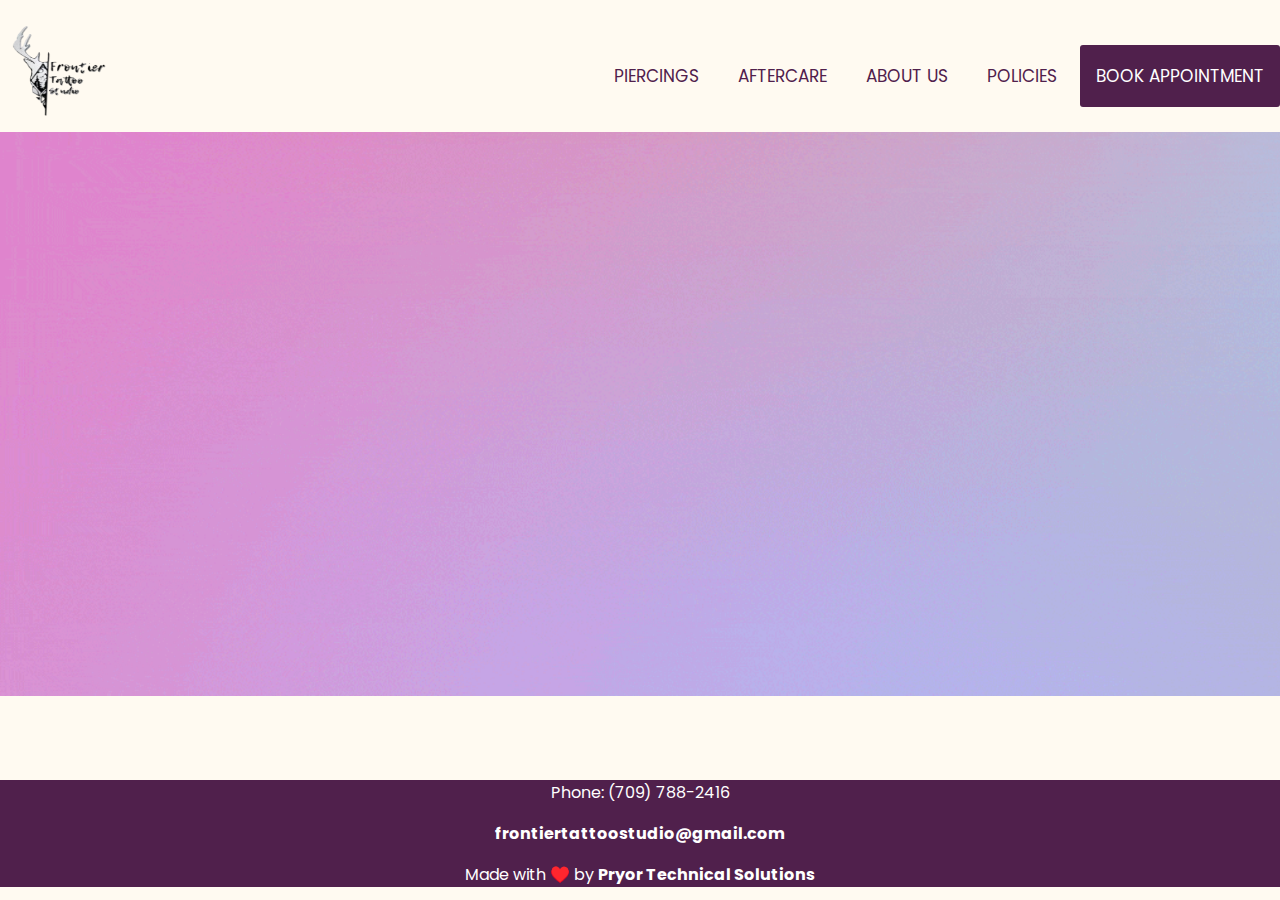
<file: index.html>
<!DOCTYPE html>
<head>
    <meta name="viewport" content="width=device-width, initial-scale=1.0">
    <meta name="robots" content="index, follow">
    <link href="https://fonts.googleapis.com/css2?family=Poppins:ital,wght@0,100;0,200;0,300;0,400;0,500;0,600;0,700;0,800;0,900;1,100;1,200;1,300;1,400;1,500;1,600;1,700;1,800;1,900&display=swap" rel="stylesheet">
    <link href="https://fonts.googleapis.com/css2?family=Bitter:ital,wght@0,100..900;1,100..900&display=swap" rel="stylesheet">
    <script type="text/javascript" src="curtain-menu.js"></script>
    <script type="text/javascript" src="slideshow.js"></script>
    <link rel="stylesheet" href="styles.css">
    <title>FRONTIER TATTOO STUDIO | HOME</title>
    <link rel="icon" type="image/x-icon" href="favicon.ico">


    <div class="topnav">
        <div class="navbarlogo">
            <div class="navbar-logo-container">
                <a style="all:unset" href="index"><img src="logo.png" width="100px" height="100px"/></a>
            </div>
            <span class="hamburger" onclick="openNav()">&#9776;</span>
        </div>
        <a class="contact-button" href="contact.html">BOOK APPOINTMENT</a>
        <a href="policies.html">POLICIES</a>
        <a href="about.html">ABOUT US</a>
        <a href="aftercare.html">AFTERCARE</a>
        <a href="piercings.html">PIERCINGS</a>
        </div>

        <div id="myNav" class="overlay">
            <a href="javascript:void(0)" class="closebtn" onclick="closeNav()">&times;</a>
            <div class="overlay-content">
                <a href="piercings.html">PIERCINGS</a> 
                <a href="aftercare.html">AFTERCARE</a>
                <a href="about.html">ABOUT US</a>
                <a href="policies.html">POLICIES</a>
                <a class="contact-button" href="contact.html">BOOK APPOINTMENT</a> 
            </div>
        </div>

</head>

<body>

    <div class="banner">
        <img src="gradient_background.gif" height="600px"/>
        <center>
            <div class="container">
                <div style="position:relative;top:-400px"class="banner-header">
                    <h1 style="font-size:50px;color:white;">Welcome to Frontier Tattoo & Piercing Studio</h1>
                </div>
            </div>
        </center>
    </div>

        </div>
    </div>

     <footer style="position:relative;top:32px">
            <p style="color:white">Phone: (709) 788-2416</p>
            <p><a href="mailto:frontiertattoostudio@gmail.com">frontiertattoostudio@gmail.com</a></p>
            <p style="color:white">Made with ♥️ by <a href="https://pryortechsolutions.com">Pryor Technical Solutions</a> </p>
        </footer>

</body>
</file>
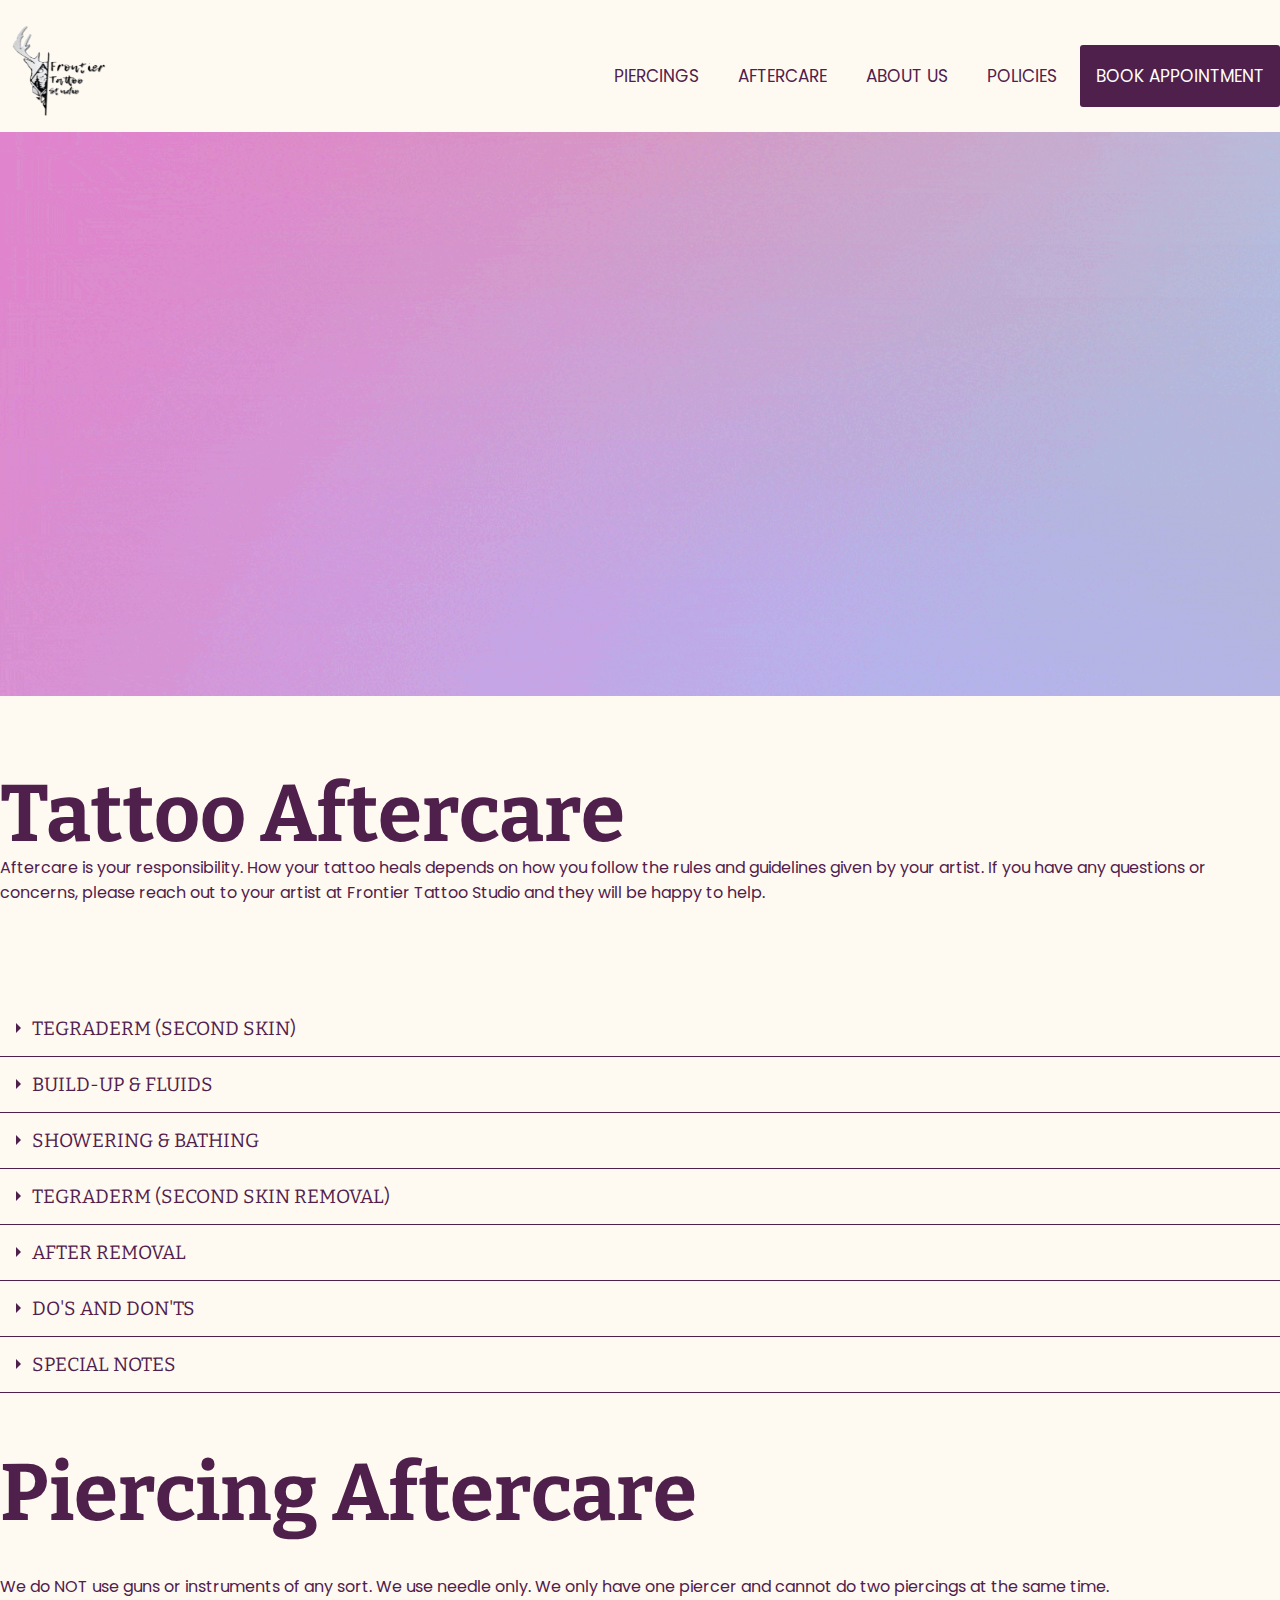
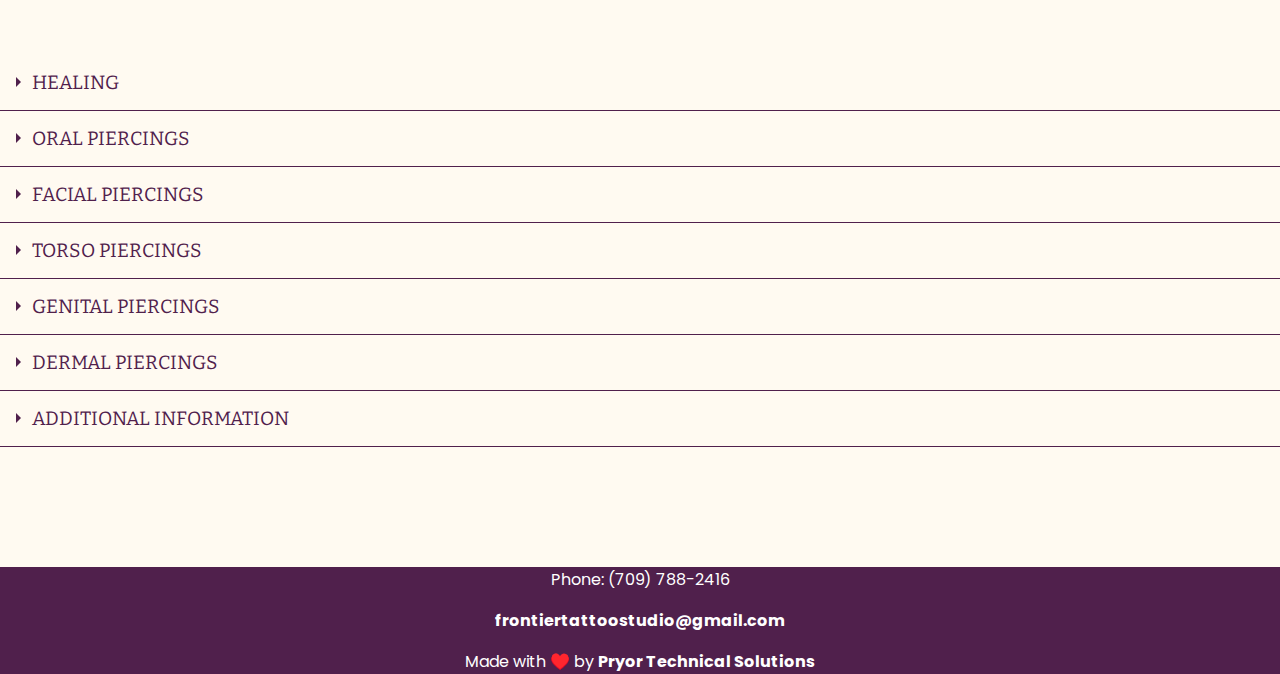
<file: aftercare.html>
<!DOCTYPE html>
<head>
    <meta name="viewport" content="width=device-width, initial-scale=1.0">
    <meta name="robots" content="index, follow">
    <link href="https://fonts.googleapis.com/css2?family=Poppins:ital,wght@0,100;0,200;0,300;0,400;0,500;0,600;0,700;0,800;0,900;1,100;1,200;1,300;1,400;1,500;1,600;1,700;1,800;1,900&display=swap" rel="stylesheet">
    <link href="https://fonts.googleapis.com/css2?family=Bitter:ital,wght@0,100..900;1,100..900&display=swap" rel="stylesheet">
    <script type="text/javascript" src="curtain-menu.js"></script>
    <script type="text/javascript" src="slideshow.js"></script>
    <link rel="stylesheet" href="styles.css">
    <title>FRONTIER TATTOO STUDIO</title>
    <link rel="icon" type="image/x-icon" href="favicon.ico">


    <div class="topnav">
        <div class="navbarlogo">
            <div class="navbar-logo-container">
              <a style="all:unset" href="index"><img src="logo.png" width="100px" height="100px"/></a>
            </div>
            <span class="hamburger" onclick="openNav()">&#9776;</span>
        </div>
        <a class="contact-button" href="contact.html">BOOK APPOINTMENT</a>
        <a href="policies.html">POLICIES</a>
        <a href="about.html">ABOUT US</a>
        <a href="aftercare.html">AFTERCARE</a>
        <a href="piercings.html">PIERCINGS</a>
        </div>

        <div id="myNav" class="overlay">
            <a href="javascript:void(0)" class="closebtn" onclick="closeNav()">&times;</a>
            <div class="overlay-content">
                <a href="piercings.html">PIERCINGS</a> 
                <a href="aftercare.html">AFTERCARE</a>
                <a href="about.html">ABOUT US</a>
                <a href="policies.html">POLICIES</a>
                <a class="contact-button" href="contact.html">BOOK APPOINTMENT</a> 
            </div>
        </div>

</head>

<body>

    <div class="banner">
        <img src="gradient_background.gif" height="600px"/>
        <center>
            <div class="container">
                <div class="banner-header">
                    <h1 style="font-size:100px;color:white;">Aftercare</h1>
                </div>
            </div>
        </center>
    </div>

    <h1 style="position:relative;top:-20px;font-size:80px; color:#50204c;">Tattoo Aftercare</h1>
    <p style="position:relative;top:-80px;color:#50204c;">Aftercare is your responsibility. How your tattoo heals depends on how you follow the rules and guidelines given by your artist. If you have any questions or concerns, please reach out to your artist at Frontier Tattoo Studio and they will be happy to help.</p>
    <div style="background-color: rgb(255, 255, 255);">
      <div class="wrap-collabsible"> 
        <input id="collapsible" class="toggle" type="checkbox"> 
        <label for="collapsible" class="lbl-toggle">Tegraderm (Second Skin)</label>
        <div class="collapsible-content">
          <div class="content-inner">
            <p> Once your tattoo is completed, your artist at Frontier Tattoo Studio will apply Tegaderm (Second Skin) bandage(s) to your tattoo.  We recommend the bandage be worn for 2 days minimum, but it can be worn for up to 6 days maximum. (If you have any issues with the bandage not sticking or peeling, please let your artist know; they can provide further instruction or advice).</p>
          </div>
        </div>
      </div>
      </div>

      <div></div>
      <div class="wrap-collabsible"> 
        <input id="collapsible2" class="toggle" type="checkbox"> 
        <label for="collapsible2" class="lbl-toggle">Build-up & Fluids</label>
        <div class="collapsible-content">
          <div class="content-inner">
            <p>Expect some murky or cloudy build-up inside the bandage while wearing it, this is normal and nothing to worry about. 

              You may be active or exercise while wearing the bandage, but you may experience excess build-up. This is also normal and nothing to worry about.</p>
          </div>
        </div>
      </div>

      <div class="wrap-collabsible"> 
        <input id="collapsible3" class="toggle" type="checkbox"> 
        <label for="collapsible3" class="lbl-toggle">Showering & Bathing</label>
        <div class="collapsible-content">
          <div class="content-inner">
            <p>While wearing the bandage, you may shower as usual and continue your daily routine.

              We do not recommend bathing while your tattoo heals, as soaking or submerging your tattoo can disrupt the healing process.</p>
          </div>
        </div>
      </div>

      <div class="wrap-collabsible"> 
        <input id="collapsible4" class="toggle" type="checkbox"> 
        <label for="collapsible4" class="lbl-toggle">Tegraderm (second skin removal)</label>
        <div class="collapsible-content">
          <div class="content-inner">
            <p>When the bandage is ready to be removed, we recommend taking it off in the shower.  For removal, slowly and gently pull the bandage away from the body, rather than peeling or ripping it off. 

              Once the bandage is off, give it a good but gentle cleanse with non-scented soaps. </p>
          </div>
        </div>
      </div>

      <div class="wrap-collabsible"> 
        <input id="collapsible5" class="toggle" type="checkbox"> 
        <label for="collapsible5" class="lbl-toggle">After Removal</label>
        <div class="collapsible-content">
          <div class="content-inner">
            <p>After the bandage has been removed, your tattoo will appear shiny and fresh for the first few days. After those couple of days, the tattoo will start to lightly flake for several days and appear dry.

              We recommend you use a non-scented lotion gently on your tattoo 3 times a day. If your artist has given you an ointment package, follow the directions given by your artist. 
              
              During the dry skin stage, continue to use a non-scented lotion a couple of times daily as needed. </p>
          </div>
        </div>
      </div>

      <div class="wrap-collabsible"> 
        <input id="collapsible6" class="toggle" type="checkbox"> 
        <label for="collapsible6" class="lbl-toggle">Do's And Don'ts</label>
        <div class="collapsible-content">
          <div class="content-inner">
            <p>DON’T soak your tattoo in bath water, hot tubs, swimming pools or any body of water until the tattoo is fully healed. If this precaution is not taken, it is likely that your tattoo will have a reaction which could cause issues during the healing process. 
              <br><br>
              ✅ DO keep the tattoo as clean as possible. 
              <br>
              ❌ DON’T let your pets lick your fresh tattoo.
              <br>
              ✅ DO lightly lotion your tattoo with unscented lotion. 
              <br>
              ❌ DON’T over-moisturize your tattoo. </p>
          </div>
        </div>
      </div>

      <div class="wrap-collabsible"> 
        <input id="collapsible7" class="toggle" type="checkbox"> 
        <label for="collapsible7" class="lbl-toggle">SPECIAL NOTES</label>
        <div class="collapsible-content">
          <div class="content-inner">
            <p>Please note that tattoos in certain areas of the body may need longer healing times. 

              Hands, feet, elbows, knees, etc are all areas that regularly move or have wear and tear and this can cause a longer healing time for your tattoo.</p> 
          </div>
        </div>
      </div>
      <br>
      <h1 style="position:relative;top:-20px;font-size:80px; color:#50204c;">Piercing Aftercare</h1>
    <p style="position:relative;top:-40px;color:#50204c;">We do NOT use guns or instruments of any sort. We use needle only. We only have one piercer and cannot do two piercings at the same time. </p>
    <div class="wrap-collabsible"> 
      <input id="collapsible8" class="toggle" type="checkbox"> 
      <label for="collapsible8" class="lbl-toggle">HEALING</label>
      <div class="collapsible-content">
        <div class="content-inner">
          <p>Week 1: Fresh. Swelling, redness and bleeding is totally normal.
            <br>
            Week 2-4: Healing. Yellow 'crusties' form, don't pick em and no touchy!
            <br>
            Week 4-8: Downsize time! Come say hi, we may need to change your jewelry!</p>
        </div>
      </div>
    </div>
    <div class="wrap-collabsible"> 
      <input id="collapsible9" class="toggle" type="checkbox"> 
      <label for="collapsible9" class="lbl-toggle">ORAL PIERCINGS</label>
      <div class="collapsible-content">
        <div class="content-inner">
          <p>✅ Use alcohol-free mouth rinse twice daily ONLY if you normally use mouthwash.
            <br>
            ✅ Cold drinks are great during healing.
            <br>
            ✅ Swelling is normal for 2 weeks.
            <br>
            ✅ Eat soft /blended food while healing.
            <br>
            ❌ Do NOT play with jewellery at all.
            <br>
            ❌ Downsize jewellery in 4-6 weeks.
            <br>
            ✅ Rinse with cold water after every meal.
            <br>
            ✅ Stay hydrated! Drink lots of water.</p>
            <br>
            ✅ Keep Dry</p>
        </div>
      </div>
    </div>
    <div class="wrap-collabsible"> 
      <input id="collapsible10" class="toggle" type="checkbox"> 
      <label for="collapsible10" class="lbl-toggle">FACIAL PIERCINGS</label>
      <div class="collapsible-content">
        <div class="content-inner">
          <p>✅ Spray 2x daily with STERILE saline.
          <br>
          ❌ Do not turn/twist jewellery and DON'T pick at your damn crusties.
          <br>
          ❌ Avoid chlorinated pools or spas.
          <br>
          ❌ Be sure NOT to sleep on piercing!</p>
          <br>
          ✅ Keep Dry</p>
        </div>
      </div>
    </div>
    <div class="wrap-collabsible"> 
      <input id="collapsible11" class="toggle" type="checkbox"> 
      <label for="collapsible11" class="lbl-toggle">TORSO PIERCINGS</label>
      <div class="collapsible-content">
        <div class="content-inner">
          <p>✅ Follow FACIAL aftercare.
            <br>
            ✅ Nipples should be protected with fresh nursing pads/panty liner for the first 2 months.
            <br>
            ❌ No bodily fluids on healing wounds.
            <br>
            ✅ Piercing can take up to 12 months to settle.</p>
            <br>
            ✅ Keep Dry</p>
        </div>
      </div>
    </div>
    <div class="wrap-collabsible"> 
      <input id="collapsible12" class="toggle" type="checkbox"> 
      <label for="collapsible12" class="lbl-toggle">GENITAL PIERCINGS</label>
      <div class="collapsible-content">
        <div class="content-inner">
          <p>✅ Follow FACIAL aftercare.
            <br>
            ✅ Bleeding is normal for a week.
            <br>
            ❌ No unprotected sex during healing!😉
            <br>
            ✅ Sex can resume when comfortable (4-6w)
            <br>
            ✅ Shower before/after sex during healing.
            <br>
            ✅ Jewelry downsize after 6 weeks.
            <br>
            ✅ Piercing can take up to 6 months to settle.
            <br>
            ✅ Keep Dry</p>
        </div>
      </div>
    </div>
    <div class="wrap-collabsible"> 
      <input id="collapsible13" class="toggle" type="checkbox"> 
      <label for="collapsible13" class="lbl-toggle">DERMAL PIERCINGS</label>
      <div class="collapsible-content">
        <div class="content-inner">
          <p>✅ Clean AROUND 2x a day for 4-5 days, or until redness is gone (not inside).
            <br>
            ✅ Come in to let us change your tops.
            <br>
            ✅ Be careful not to catch!
            <br>
            ✅ Keep Dry</p>
        </div>
      </div>
    </div>
    <div class="wrap-collabsible"> 
      <input id="collapsible14" class="toggle" type="checkbox"> 
      <label for="collapsible14" class="lbl-toggle">ADDITIONAL INFORMATION</label>
      <div class="collapsible-content">
        <div class="content-inner">
          <p>We do not use guns or instruments of any sort. We use needle only. We only have one piercer and cannot do two piercings at the same time.</p>
          <p>Additionally you can find aftercare at <a href="https://www.safepiercing.org">www.safepiercing.org.</a> </p>
        </div>
      </div>
    </div>
    <br><br><br><br>
    <footer style="position:relative;top:32px">
      <p style="color:white">Phone: (709) 788-2416</p>
      <p><a href="mailto:frontiertattoostudio@gmail.com">frontiertattoostudio@gmail.com</a></p>
      <p style="color:white">Made with ♥️ by <a href="https://pryortechsolutions.com">Pryor Technical Solutions</a> </p>
  </footer>
</file>
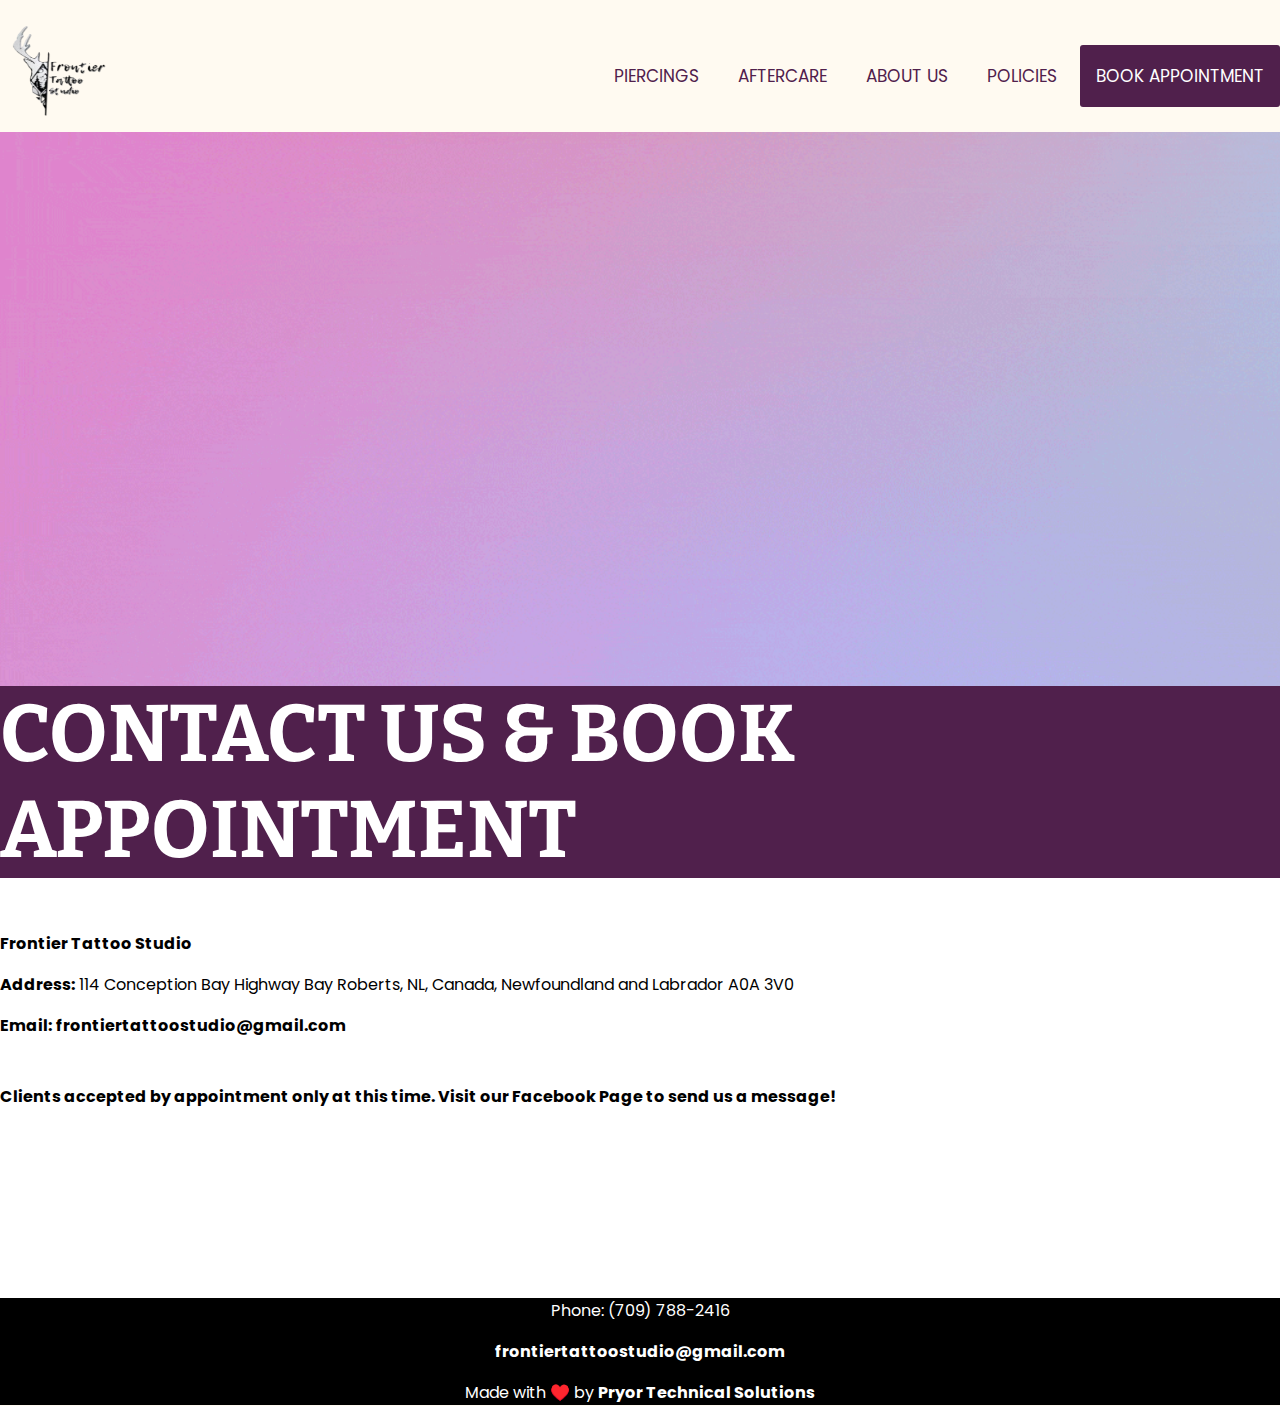
<file: contact.html>
<!DOCTYPE html>
<head>
    <meta name="viewport" content="width=device-width, initial-scale=1.0">
    <meta name="robots" content="index, follow">
    <link href="https://fonts.googleapis.com/css2?family=Poppins:ital,wght@0,100;0,200;0,300;0,400;0,500;0,600;0,700;0,800;0,900;1,100;1,200;1,300;1,400;1,500;1,600;1,700;1,800;1,900&display=swap" rel="stylesheet">
    <link href="https://fonts.googleapis.com/css2?family=Bitter:ital,wght@0,100..900;1,100..900&display=swap" rel="stylesheet">
    <script type="text/javascript" src="curtain-menu.js"></script>
    <script type="text/javascript" src="slideshow.js"></script>
    <link rel="stylesheet" href="styles.css">
    <title>FRONTIER TATTOO STUDIO</title>
    <link rel="icon" type="image/x-icon" href="favicon.ico">


    <div class="topnav">
        <div class="navbarlogo">
            <div class="navbar-logo-container">
                <a style="all:unset" href="index"><img src="logo.png" width="100px" height="100px"/></a>
            </div>
            <span class="hamburger" onclick="openNav()">&#9776;</span>
        </div>
        <a class="contact-button" href="contact.html">BOOK APPOINTMENT</a>
        <a href="policies.html">POLICIES</a>
        <a href="about.html">ABOUT US</a>
        <a href="aftercare.html">AFTERCARE</a>
        <a href="piercings.html">PIERCINGS</a>
        </div>

        <div id="myNav" class="overlay">
            <a href="javascript:void(0)" class="closebtn" onclick="closeNav()">&times;</a>
            <div class="overlay-content">
                <a href="piercings.html">PIERCINGS</a> 
                <a href="aftercare.html">AFTERCARE</a>
                <a href="about.html">ABOUT US</a>
                <a href="policies.html">POLICIES</a>
                <a class="contact-button" href="contact.html">BOOK APPOINTMENT</a> 
            </div>
        </div>

</head>

<body style="background-color: white;">

    <div class="banner">
        <img src="gradient_background.gif" height="600px"/>
        <center>
            <div class="container">
                <div class="banner-header">
                    <h1 style="font-size:100px;">CONTACT US</h1>
                </div>
            </div>
        </center>
    </div>

    <h1 style="position:relative;top:-100px;font-size:80px;background-color:#50204c; color:white;">CONTACT US & BOOK APPOINTMENT</h1>
    <p  style="position:relative;top:-100px;"><b>Frontier Tattoo Studio</b></p>
    <p  style="position:relative;top:-100px;"><b>Address:</b> 114 Conception Bay Highway Bay Roberts, NL, Canada, Newfoundland and Labrador A0A 3V0</p>
    <p  style="position:relative;top:-100px;"><b>Email:</b> <a style="color:black" href="mailto:frontiertattoostudio@gmail.com">frontiertattoostudio@gmail.com</a></p>
    <p  style="position:relative;top:-70px;"><b>Clients accepted by appointment only at this time. Visit our <a style="color:black" href="https://www.facebook.com/FrontierTattooStudio">Facebook Page</a> to send us a message!</b></p>
    <br><br><br><br>
    <footer style="background-color:black; position:relative;top:15px">
        <p style="color:white">Phone: (709) 788-2416</p>
        <p><a href="mailto:frontiertattoostudio@gmail.com">frontiertattoostudio@gmail.com</a></p>
        <p style="color:white">Made with ♥️ by <a href="https://pryortechsolutions.com">Pryor Technical Solutions</a> </p>
    </footer>
</body>
</file>
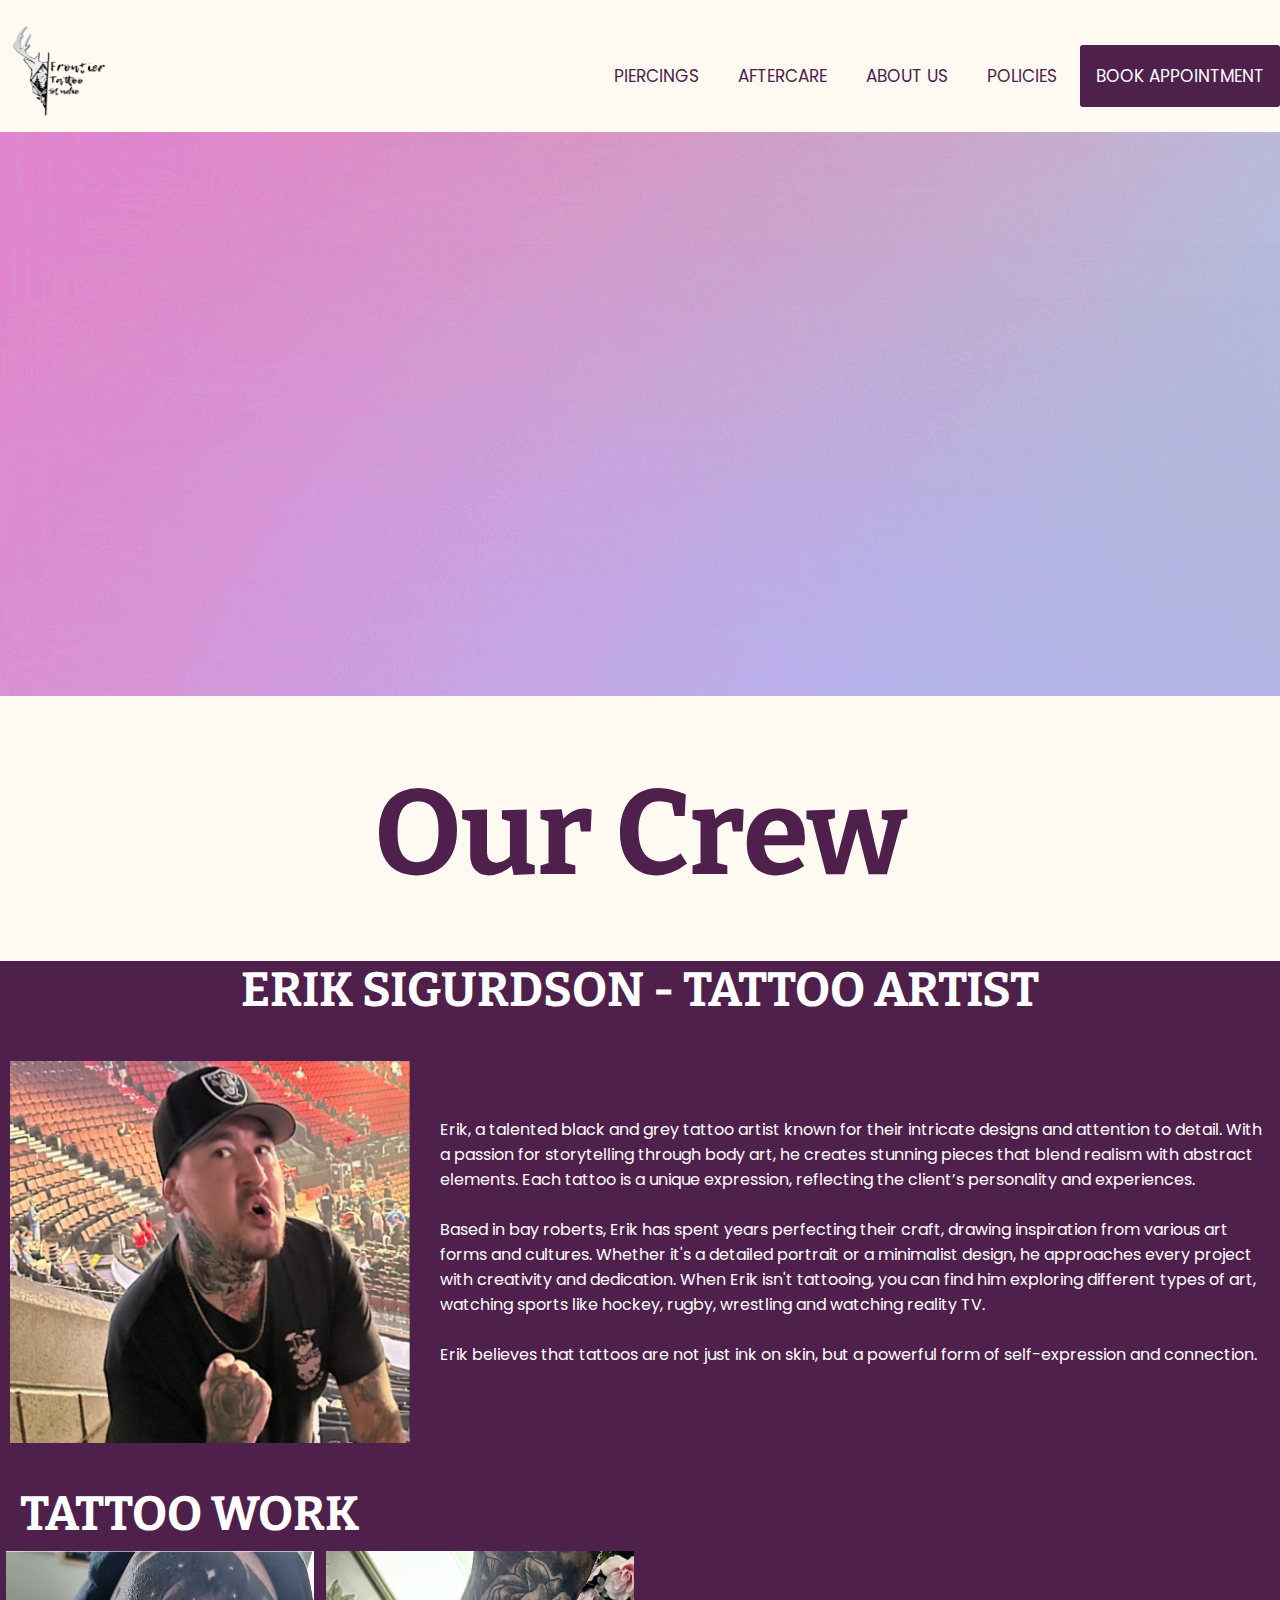
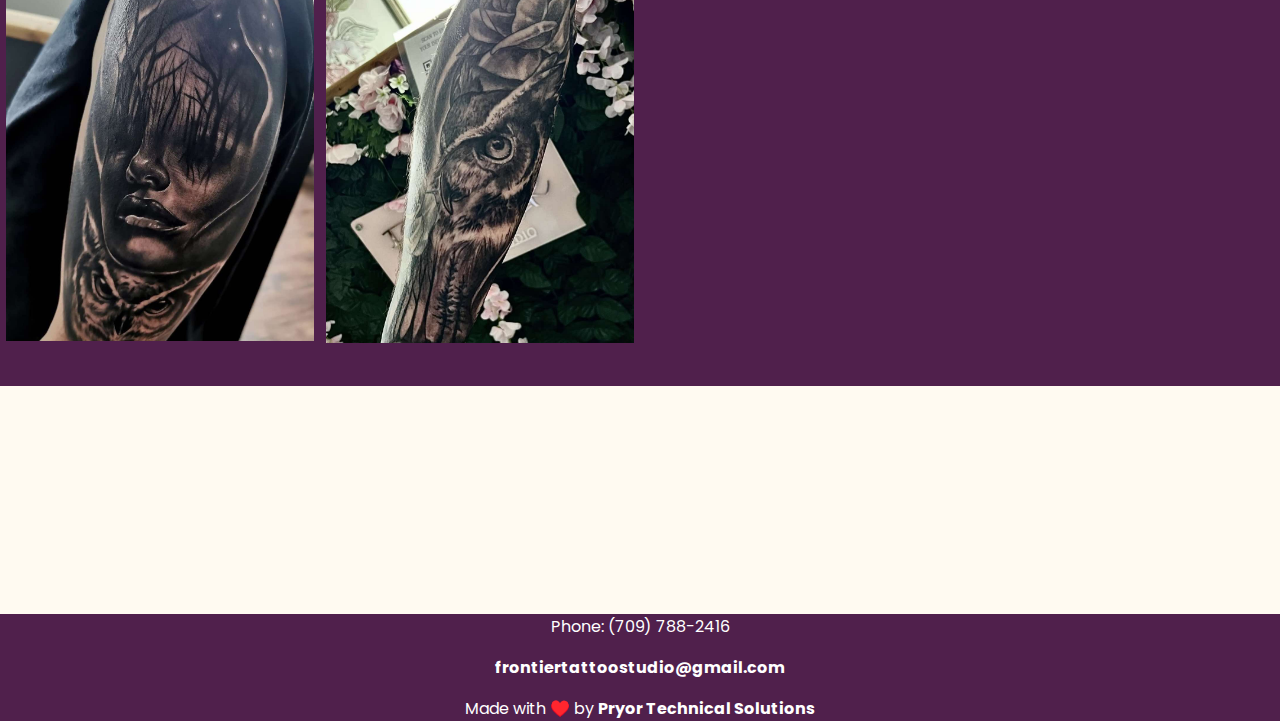
<file: erik.html>
<!DOCTYPE html>
<head>
    <meta name="viewport" content="width=device-width, initial-scale=1.0">
    <meta name="robots" content="index, follow">
    <link href="https://fonts.googleapis.com/css2?family=Poppins:ital,wght@0,100;0,200;0,300;0,400;0,500;0,600;0,700;0,800;0,900;1,100;1,200;1,300;1,400;1,500;1,600;1,700;1,800;1,900&display=swap" rel="stylesheet">
    <link href="https://fonts.googleapis.com/css2?family=Bitter:ital,wght@0,100..900;1,100..900&display=swap" rel="stylesheet">
    <script type="text/javascript" src="curtain-menu.js"></script>
    <script type="text/javascript" src="slideshow.js"></script>
    <link rel="stylesheet" href="styles.css">
    <title>FRONTIER TATTOO STUDIO</title>
    <link rel="icon" type="image/x-icon" href="favicon.ico">


    <div class="topnav">
        <div class="navbarlogo">
            <div class="navbar-logo-container">
                <a style="all:unset" href="index"><img src="logo.png" width="100px" height="100px"/></a>
            </div>
            <span class="hamburger" onclick="openNav()">&#9776;</span>
        </div>
        <a class="contact-button" href="contact.html">BOOK APPOINTMENT</a>
        <a href="policies.html">POLICIES</a>
        <a href="about.html">ABOUT US</a>
        <a href="aftercare.html">AFTERCARE</a>
        <a href="piercings.html">PIERCINGS</a>
        </div>

        <div id="myNav" class="overlay">
            <a href="javascript:void(0)" class="closebtn" onclick="closeNav()">&times;</a>
            <div class="overlay-content">
                <a href="piercings.html">PIERCINGS</a> 
                <a href="aftercare.html">AFTERCARE</a>
                <a href="about.html">ABOUT US</a>
                <a href="policies.html">POLICIES</a>
                <a class="contact-button" href="contact.html">BOOK APPOINTMENT</a> 
            </div>
        </div>

</head>

<body>

    <div class="banner">
        <img src="gradient_background.gif" height="600px"/>
        <center>
            <div class="container">
                <div class="banner-header">
                    <h1 style="font-size:100px;color:white">About Us</h1>
                </div>
            </div>
        </center>
    </div>

    <h1 style="position:relative;top:-50px;font-size:120px;  color:#50204c;"><center>Our Crew</center></h1><br><br><br><br>
    <div style="position:relative;top:-180px;background-color:#50204c">
      <h1 style="font-size: 3em; text-align: center;">ERIK SIGURDSON - TATTOO ARTIST</h1>
      <div class="content-wrapper">
          <img src="erik.png" alt="Renee Sigurdson" width="400px" height="400px">
          <div style="color:white">
              <p style="position:relative;top:40px;">Erik, a talented black and grey tattoo artist known for their intricate designs and attention to detail. With a passion for storytelling through body art, he creates stunning pieces that blend realism with abstract elements. Each tattoo is a unique expression, reflecting the client’s personality and experiences. 

                  <br><br>Based in bay roberts, Erik has spent years perfecting their craft, drawing inspiration from various art forms and cultures. Whether it's a detailed portrait or a minimalist design, he approaches every project with creativity and dedication. 
                  
                  When Erik isn't tattooing, you can find him exploring different types of art, watching sports like hockey, rugby, wrestling and watching reality TV. <br><br>Erik believes that tattoos are not just ink on skin, but a powerful form of self-expression and connection.<br><br><br><br><br> </p>
          </div>
      </div>
      <h1 style="font-size: 3em; text-align: left; padding-left: 20px;">TATTOO WORK</h1>

        
        
        <div class="responsive">
          <div class="gallery">
            <a target="_blank" href="erik_tattoo2.png">
              <img  src="erik_tattoo2.png"  width="600" height="400">
            </a>
          </div>
        </div>
        
        <div class="responsive">
          <div class="gallery">
            <a target="_blank" href="erik_tattoo3.png">
              <img  src="erik_tattoo3.png"  width="600" height="400">
            </a>
          </div>
        </div>
        
        
        <div class="clearfix"></div>
  </div>

   
         
        <footer style=" position:relative;top:32px">
            <p style="color:white">Phone: (709) 788-2416</p>
            <p><a href="mailto:frontiertattoostudio@gmail.com">frontiertattoostudio@gmail.com</a></p>
            <p style="color:white">Made with ♥️ by <a href="https://pryortechsolutions.com">Pryor Technical Solutions</a> </p>
        </footer>
        </body>
</file>
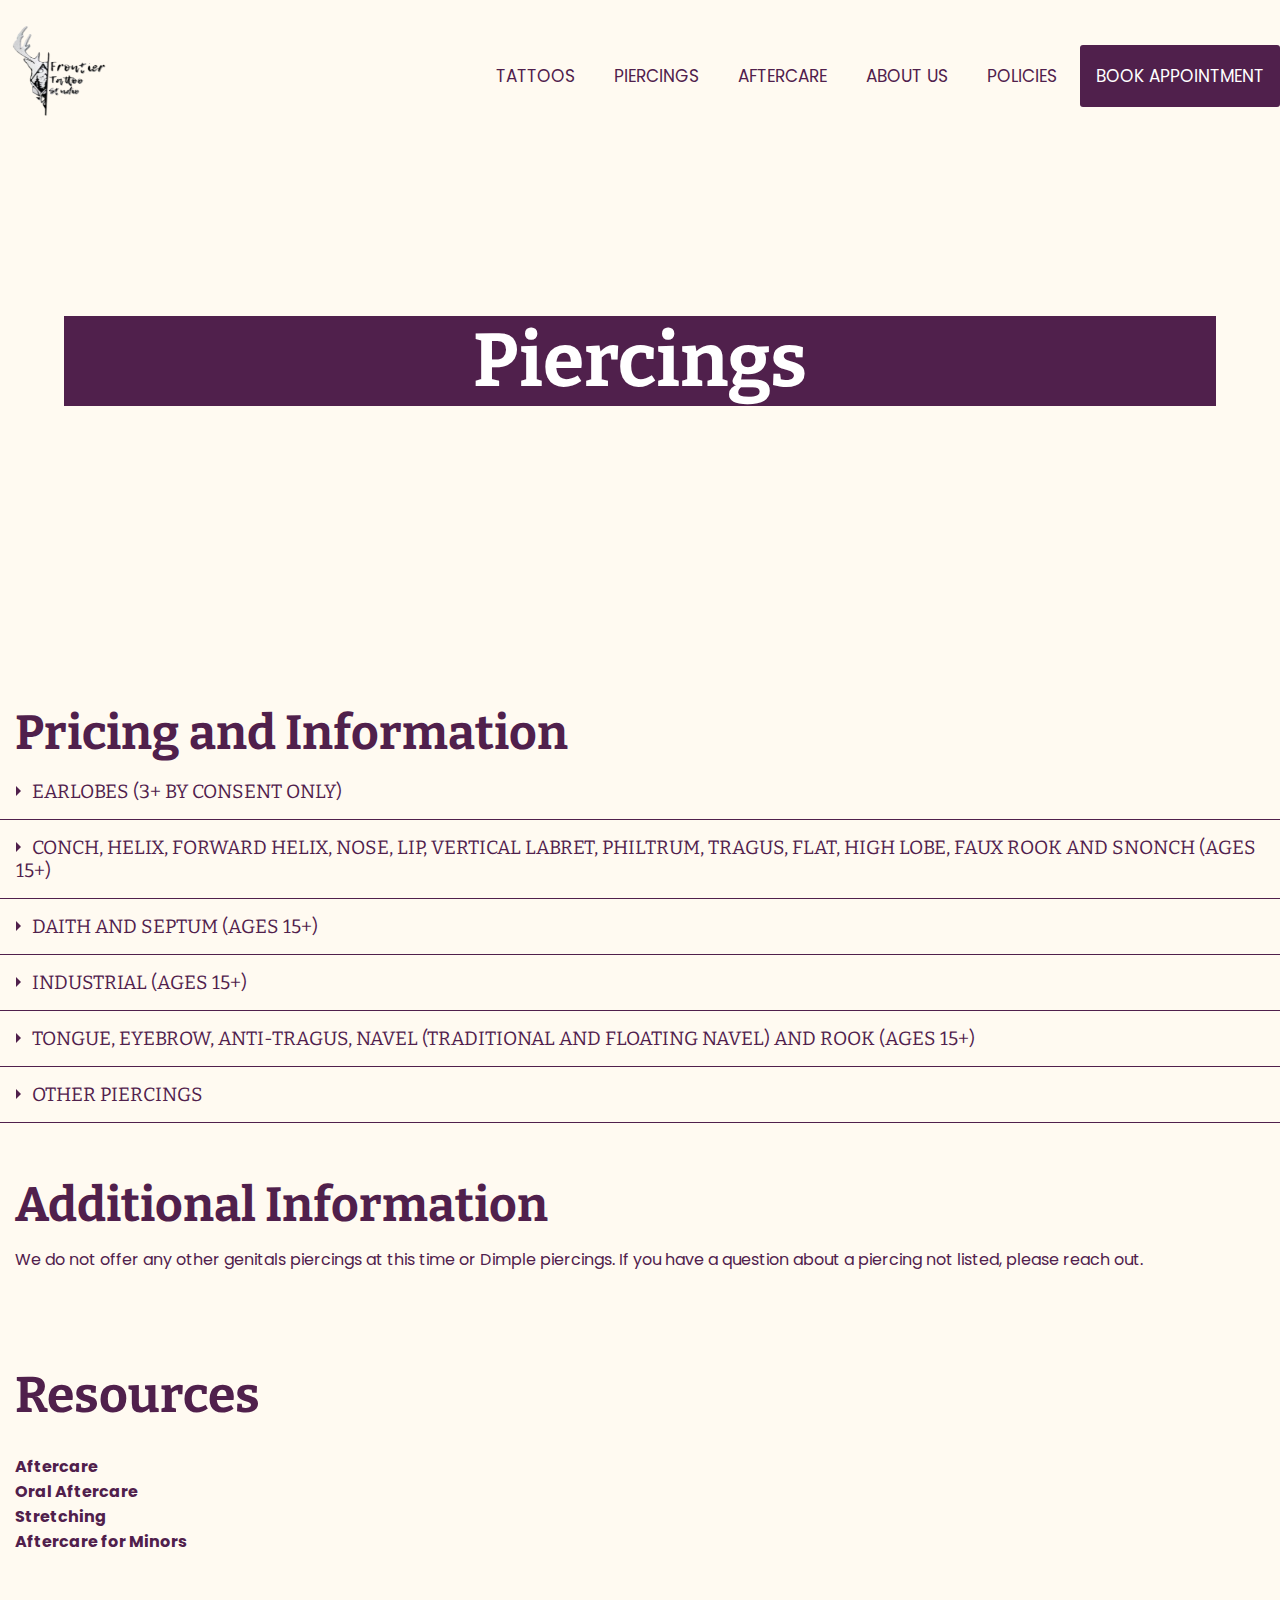
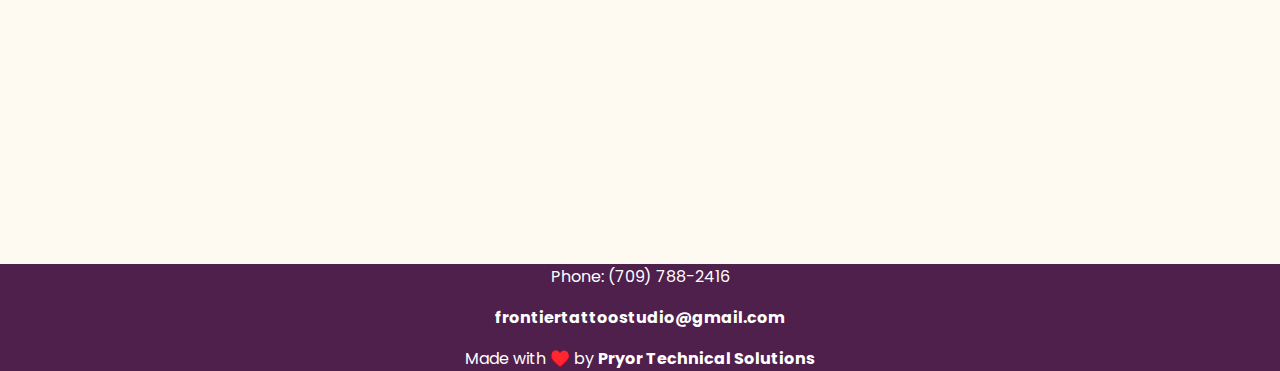
<file: piercings - Copy.html>
<!DOCTYPE html>
<head>
    <meta name="viewport" content="width=device-width, initial-scale=1.0">
    <meta name="robots" content="index, follow">
    <link href="https://fonts.googleapis.com/css2?family=Poppins:ital,wght@0,100;0,200;0,300;0,400;0,500;0,600;0,700;0,800;0,900;1,100;1,200;1,300;1,400;1,500;1,600;1,700;1,800;1,900&display=swap" rel="stylesheet">
    <link href="https://fonts.googleapis.com/css2?family=Bitter:ital,wght@0,100..900;1,100..900&display=swap" rel="stylesheet">
    <script type="text/javascript" src="curtain-menu.js"></script>
    <script type="text/javascript" src="curtain-menu.js"></script>
    <script type="text/javascript" src="slideshow.js"></script>
    <link rel="stylesheet" href="styles.css">
    <title>FRONTIER TATTOO STUDIO</title>
    <link rel="icon" type="image/x-icon" href="favicon.ico">


    <div class="topnav">
        <div class="navbarlogo">
            <div class="navbar-logo-container">
                <a style="all:unset" href="index"><img src="logo.png" width="100px" height="100px"/></a>
            </div>
            <span class="hamburger" onclick="openNav()">&#9776;</span>
        </div>
        <a class="contact-button" href="contact.html">BOOK APPOINTMENT</a>
        <a href="policies.html">POLICIES</a>
        <a href="about.html">ABOUT US</a>
        <a href="aftercare.html">AFTERCARE</a>
        <a href="piercings.html">PIERCINGS</a>
        <a href="tattoos.html">TATTOOS</a>
        </div>

        <div id="myNav" class="overlay">
            <a href="javascript:void(0)" class="closebtn" onclick="closeNav()">&times;</a>
            <div class="overlay-content">
              <a href="tattoos.html">TATTOOS</a>
                <a href="piercings.html">PIERCINGS</a> 
                <a href="aftercare.html">AFTERCARE</a>
                <a href="about.html">ABOUT US</a>
                <a href="policies.html">POLICIES</a>
                <a style="color:white" class="contact-button" href="contact.html">BOOK APPOINTMENT</a> 
            </div>
        </div>

</head>

<body>

  <div class="banner">
    <center><h1 style="position:relative;top:170px;font-size:75px;background-color:#50204c;width:90%;">Piercings</h1></center>
  </div>

    <h1 style="padding:15px;position:relative;top:-75px;font-size:xxx-large;color:#50204c;">Pricing and Information</h1>

    <div style="background-color: rgb(255, 255, 255);position:relative;top:-120px;">
      <div class="wrap-collabsible"> 
        <input id="collapsible" class="toggle" type="checkbox"> 
        <label for="collapsible" class="lbl-toggle">Earlobes (3+ by consent only)</label>
        <div class="collapsible-content">
          <div class="content-inner">
            <center><img src="earlobe.png" style="border: solid rgb(36, 36, 36) 20px;position:relative;left:-10px;border-radius: 50%;" width="400px" height="400px"/></center>
            <center><p><b>Pricing:</b> $40 for 1, and $65 for both. 

              Jewelry starts at $80 a set with most choosing the $120-$150 set options. We do not pierce with hoops. 
              <br>
              <b>Heal time:</b> 4-6 months</p></center>
          </div>
        </div>
      </div>
      </div>
      <div style="background-color: rgb(255, 255, 255);position:relative;top:-120px;">
        <div class="wrap-collabsible"> 
          <input id="collapsible2" class="toggle" type="checkbox"> 
          <label for="collapsible2" class="lbl-toggle">Conch, Helix, Forward Helix, Nose, Lip, Vertical Labret, Philtrum, Tragus, Flat, High lobe, Faux Rook and Snonch (AGES 15+)</label>
          <div class="collapsible-content">
            <div class="content-inner">
              <center><img src="conch.png" style="border: solid rgb(36, 36, 36) 20px; position:relative;left:-10px;border-radius: 50%;" width="400px" height="400px"/></center>
              <center><p><b>Pricing:</b> $40 each or any extra being an extra $25 each piercing.

                Jewelry is extra and starts at 40$ each and goes up from there. We do not pierce these with hoops. 
                  <br>
                  <b>Heal time:</b> 9-12 months</p></center>
            </div>
          </div>
        </div>
        </div>
        <div style="background-color: rgb(255, 255, 255);position:relative;top:-120px;">
            <div class="wrap-collabsible"> 
              <input id="collapsible3" class="toggle" type="checkbox"> 
              <label for="collapsible3" class="lbl-toggle">Daith and septum (AGES 15+)</label>
              <div class="collapsible-content">
                <div class="content-inner">
                  <center><img src="daith.png" style="border: solid rgb(36, 36, 36) 20px; position:relative;left:-10px;border-radius: 50%;" width="400px" height="400px"/></center>
                  <center><p><b>Pricing:</b> $40

                    We do pierce these with hoops or circular barbells. Jewelry is extra and starts at $40.
                      <br>
                      <b>Heal time:</b> 9-12 months</p></center><p>
                </div>
              </div>
            </div>
            </div>
            <div style="background-color: rgb(255, 255, 255);position:relative;top:-120px;">
                <div class="wrap-collabsible"> 
                  <input id="collapsible4" class="toggle" type="checkbox"> 
                  <label for="collapsible4" class="lbl-toggle">Industrial (AGES 15+)</label>
                  <div class="collapsible-content">
                    <div class="content-inner">
                      <center><img src="industrial.png" style="border: solid rgb(36, 36, 36) 20px; position:relative;left:-10px;border-radius: 50%;" width="400px" height="400px"/></center>
                      <center><p><b>Pricing:</b> $65 done with straight barbell. Jewelry starts at $75 each.<br>

                        
                        <b>Heal time:</b> 12-15 months</p></center>
                    </div>
                  </div>
                </div>
                </div>
                <div style="background-color: rgb(255, 255, 255);position:relative;top:-120px;">
                    <div class="wrap-collabsible"> 
                      <input id="collapsible5" class="toggle" type="checkbox"> 
                      <label for="collapsible5" class="lbl-toggle">Tongue, eyebrow, anti-tragus, navel (traditional and floating navel) and Rook (ages 15+)</label>
                      <div class="collapsible-content">
                        <div class="content-inner">
                          <center><img src="tongue.png" style="border: solid rgb(36, 36, 36) 20px; position:relative;left:-10px;border-radius: 50%;" width="400px" height="400px"/></center>
                          <center><p><b>Pricing:</b> $40 

                            Jewelry starts at $75 each. We do not use hoops initially for these piercings.
                              <br><br>
                              <b>Heal time:</b> 2-3 months for tongue, 6+ months for Eyebrow and navel, and 9-12 months+ for anti-tragus and Rook.</p></center>
                        </div>
                      </div>
                    </div>
                    </div>
                    <div style="background-color: rgb(255, 255, 255);position:relative;top:-120px;">
                        <div class="wrap-collabsible"> 
                          <input id="collapsible6" class="toggle" type="checkbox"> 
                          <label for="collapsible6" class="lbl-toggle">Other Piercings</label>
                          <div class="collapsible-content">
                            <div class="content-inner">
                             <h1 style="color:white">VCH and mons pubis (AGES 18+)</h1>
                             <p><b>Pricing:</b> $80 piercing few plus jewelry. Jewelry starts at $75 each.
                                <br>
                                <b>Heal time:</b> VCH is 2+ months. Mons Pubis is 9+ months.</p>
                                <h1 style="color:white">Dermals (ages 19+)</h1>
                               <p><b>Pricing:</b> $80 

                                piercing fee including Anatometal Base. Jewelry tops are extra and starts at $20/
                                  <br>
                                  <b>Heal time:</b>  4+ months.</p>
                                  <h1 style="color:white">Nipples (AGES 18+)</h1>
                               <p><b>Pricing:</b> $40 for 1 $65 for 2.

                                Jewelry is extra and starts at 75$ each. 
                                  <br>
                                  <b>Heal time:</b>  12+ months.</p>
                            </div>
                          </div>
                        </div>
                        </div>
                        <br><br>
                        <h1 style="padding:15px;position:relative;top:-150px;font-size:xxx-large;color:#50204c;">Additional Information</h1>
                        <p style="padding:15px;position:relative;top:-200px;color:#50204c;">We do not offer any other genitals piercings at this time or Dimple piercings. If you have a question about a piercing not listed, please reach out. </p>
                        <h1 style="padding:15px;font-size:50px;color:#50204c;position:relative;top:-170px;">Resources</h1>
                        <a style="padding:15px;color:#50204c;position:relative;top:-190px;"href="https://safepiercing.org/aftercare/">Aftercare</a><br>
                        <a style="padding:15px;color:#50204c;position:relative;top:-190px;"href="https://safepiercing.org/oral-aftercare//">Oral Aftercare</a><br>
                        <a style="padding:15px;color:#50204c;position:relative;top:-190px;"href="https://safepiercing.org/stretching/">Stretching</a><br>
                        <a style="padding:15px;color:#50204c;position:relative;top:-190px;"href="https://safepiercing.org/aftercare-minors/">Aftercare for Minors</a><br>

    </div>
    <br><br><br><br>
    <footer style="background-color:#50204c; position:relative;top:32px">
        <p style="color:white">Phone: (709) 788-2416</p>
        <p><a href="mailto:frontiertattoostudio@gmail.com">frontiertattoostudio@gmail.com</a></p>
        <p style="color:white">Made with ♥️ by <a href="https://pryortechsolutions.com">Pryor Technical Solutions</a> </p>
    </footer>
</body>
</file>
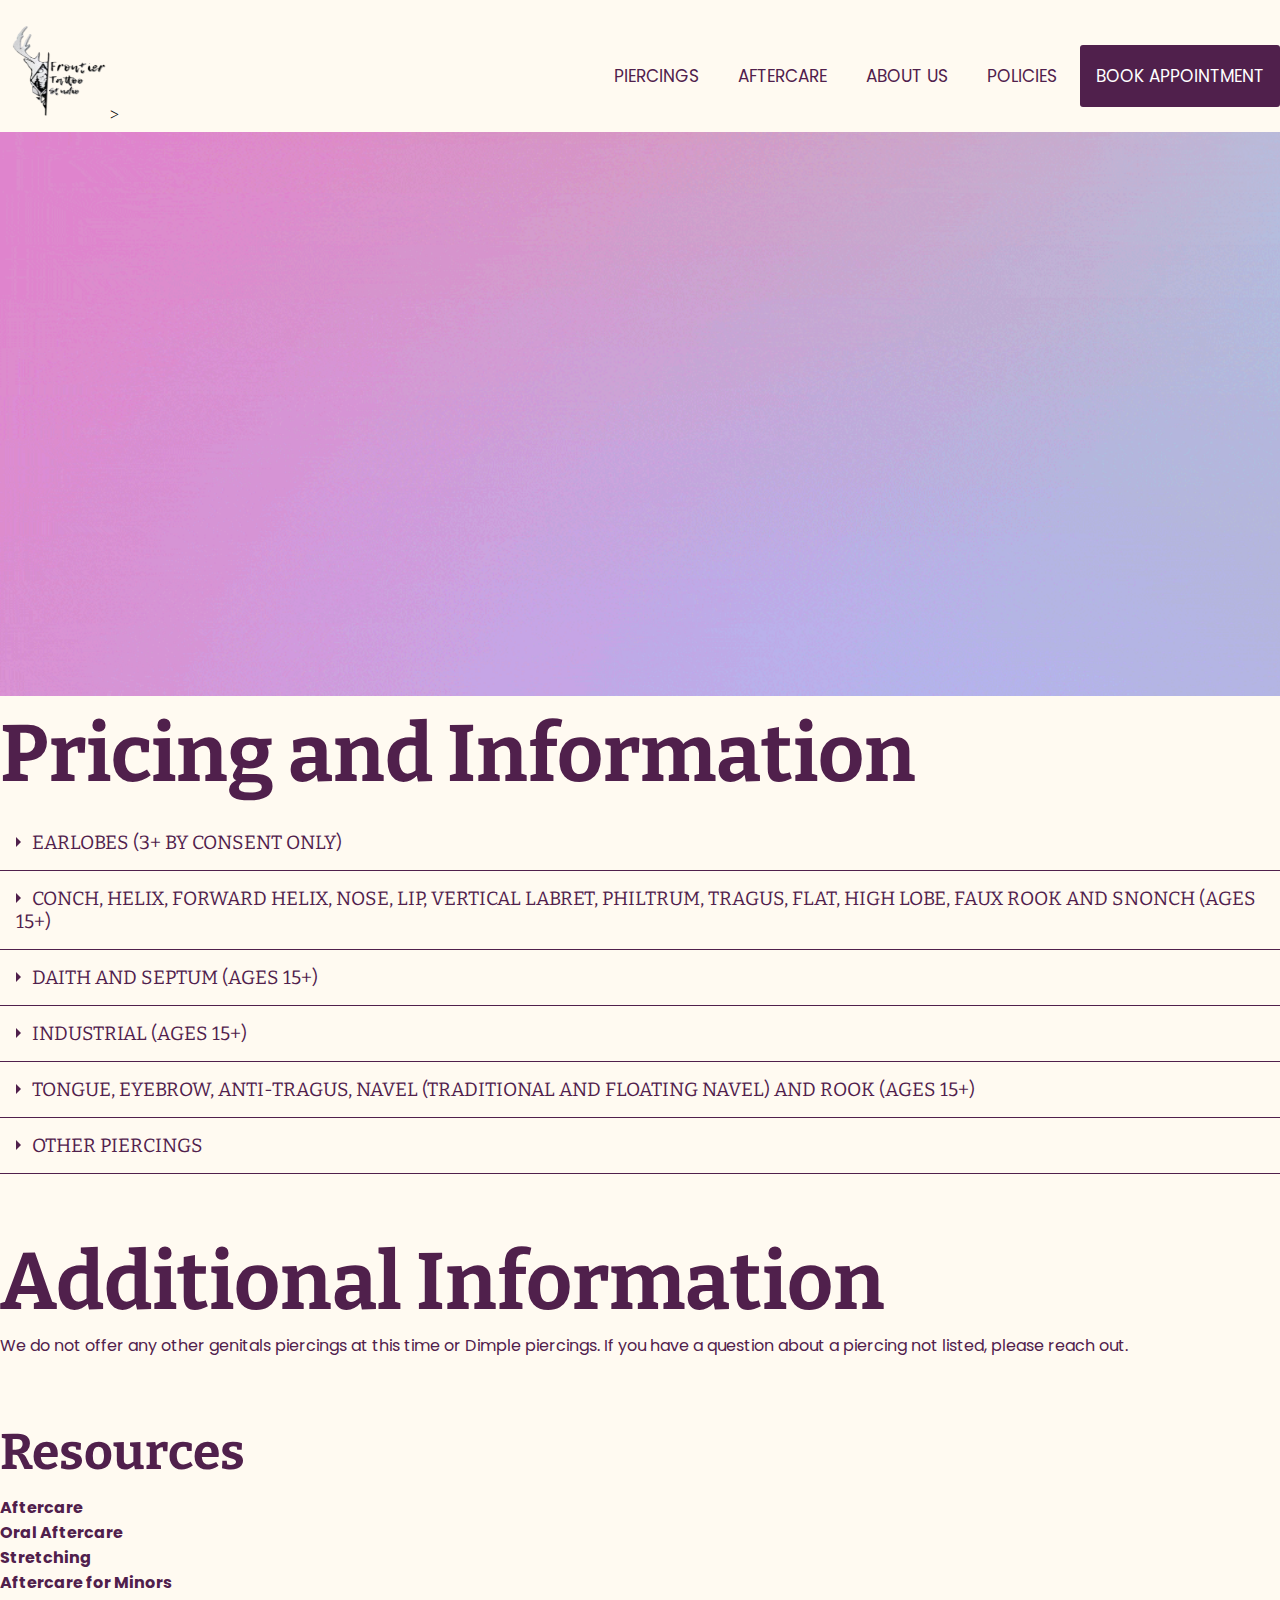
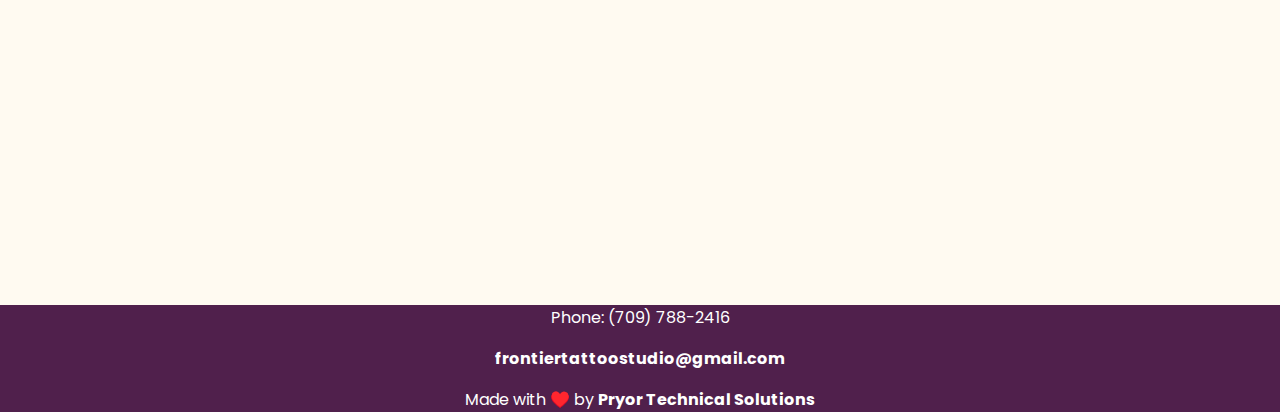
<file: piercings.html>
<!DOCTYPE html>
<head>
    <meta name="viewport" content="width=device-width, initial-scale=1.0">
    <meta name="robots" content="index, follow">
    <link href="https://fonts.googleapis.com/css2?family=Poppins:ital,wght@0,100;0,200;0,300;0,400;0,500;0,600;0,700;0,800;0,900;1,100;1,200;1,300;1,400;1,500;1,600;1,700;1,800;1,900&display=swap" rel="stylesheet">
    <link href="https://fonts.googleapis.com/css2?family=Bitter:ital,wght@0,100..900;1,100..900&display=swap" rel="stylesheet">
    <script type="text/javascript" src="curtain-menu.js"></script>
    <script type="text/javascript" src="curtain-menu.js"></script>
    <script type="text/javascript" src="slideshow.js"></script>
    <link rel="stylesheet" href="styles.css">
    <title>FRONTIER TATTOO STUDIO</title>
    <link rel="icon" type="image/x-icon" href="favicon.ico">


    <div class="topnav">
        <div class="navbarlogo">
            <div class="navbar-logo-container">
                <a style="all:unset" href="index"><img src="logo.png" width="100px" height="100px"/></a>>
            </div>
            <span class="hamburger" onclick="openNav()">&#9776;</span>
        </div>
        <a class="contact-button" href="contact.html">BOOK APPOINTMENT</a>
        <a href="policies.html">POLICIES</a>
        <a href="about.html">ABOUT US</a>
        <a href="aftercare.html">AFTERCARE</a>
        <a href="piercings.html">PIERCINGS</a>
        </div>

        <div id="myNav" class="overlay">
            <a href="javascript:void(0)" class="closebtn" onclick="closeNav()">&times;</a>
            <div class="overlay-content">
                <a href="piercings.html">PIERCINGS</a> 
                <a href="aftercare.html">AFTERCARE</a>
                <a href="about.html">ABOUT US</a>
                <a href="policies.html">POLICIES</a>
                <a class="contact-button" href="contact.html">BOOK APPOINTMENT</a> 
            </div>
        </div>

</head>

<body>

    <div class="banner">
        <img src="gradient_background.gif" height="600px"/>
        <center>
            <div class="container">
                <div class="banner-header">
                    <h1 style="font-size:100px;color:#50204c;">PIERCINGS</h1>
                </div>
            </div>
        </center>
    </div>

    <h1 style="position:relative;top:-80px;font-size:80px;color:#50204c;">Pricing and Information</h1>

    <div style="background-color: rgb(255, 255, 255);position:relative;top:-120px;">
      <div class="wrap-collabsible"> 
        <input id="collapsible" class="toggle" type="checkbox"> 
        <label for="collapsible" class="lbl-toggle">Earlobes (3+ by consent only)</label>
        <div class="collapsible-content">
          <div class="content-inner">
            <center><img src="earlobe.png" style="position:relative;left:-10px;border-radius: 50%;" width="400px" height="400px"/></center>
            <p><b>Pricing:</b> $40 for 1, and $65 for both. 

                Jewelry starts at $80 a set with most choosing the $120-$150 set options. We do not pierce with hoops. 
                <br><br>
                <b>Heal time:</b> 4-6 months</p>
          </div>
        </div>
      </div>
      </div>
      <div style="background-color: rgb(255, 255, 255);position:relative;top:-120px;">
        <div class="wrap-collabsible"> 
          <input id="collapsible2" class="toggle" type="checkbox"> 
          <label for="collapsible2" class="lbl-toggle">Conch, Helix, Forward Helix, Nose, Lip, Vertical Labret, Philtrum, Tragus, Flat, High lobe, Faux Rook and Snonch (AGES 15+)</label>
          <div class="collapsible-content">
            <div class="content-inner">
              <center><img src="conch.png" style="position:relative;left:-10px;border-radius: 50%;" width="400px" height="400px"/></center>
              <p><b>Pricing:</b> $40 each or any extra being an extra $25 each piercing.

                Jewelry is extra and starts at 40$ each and goes up from there. We do not pierce these with hoops. 
                  <br><br>
                  <b>Heal time:</b> 9-12 months</p>
            </div>
          </div>
        </div>
        </div>
        <div style="background-color: rgb(255, 255, 255);position:relative;top:-120px;">
            <div class="wrap-collabsible"> 
              <input id="collapsible3" class="toggle" type="checkbox"> 
              <label for="collapsible3" class="lbl-toggle">Daith and septum (AGES 15+)</label>
              <div class="collapsible-content">
                <div class="content-inner">
                  <center><img src="daith.png" style="position:relative;left:-10px;border-radius: 50%;" width="400px" height="400px"/></center>
                  <p><b>Pricing:</b> $40

                    We do pierce these with hoops or circular barbells. Jewelry is extra and starts at $40.
                      <br><br>
                      <b>Heal time:</b> 9-12 months</p>
                </div>
              </div>
            </div>
            </div>
            <div style="background-color: rgb(255, 255, 255);position:relative;top:-120px;">
                <div class="wrap-collabsible"> 
                  <input id="collapsible4" class="toggle" type="checkbox"> 
                  <label for="collapsible4" class="lbl-toggle">Industrial (AGES 15+)</label>
                  <div class="collapsible-content">
                    <div class="content-inner">
                      <center><img src="industrial.png" style="position:relative;left:-10px;border-radius: 50%;" width="400px" height="400px"/></center>
                      <p><b>Pricing:</b> $65 done with straight barbell. Jewelry starts at $75 each.<br>

                        
                          <b>Heal time:</b> 12-15 months</p>
                    </div>
                  </div>
                </div>
                </div>
                <div style="background-color: rgb(255, 255, 255);position:relative;top:-120px;">
                    <div class="wrap-collabsible"> 
                      <input id="collapsible5" class="toggle" type="checkbox"> 
                      <label for="collapsible5" class="lbl-toggle">Tongue, eyebrow, anti-tragus, navel (traditional and floating navel) and Rook (ages 15+)</label>
                      <div class="collapsible-content">
                        <div class="content-inner">
                          <center><img src="tongue.png" style="position:relative;left:-10px;border-radius: 50%;" width="400px" height="400px"/></center>
                          <p><b>Pricing:</b> $40 

                            Jewelry starts at $75 each. We do not use hoops initially for these piercings.
                              <br><br>
                              <b>Heal time:</b> 2-3 months for tongue, 6+ months for Eyebrow and navel, and 9-12 months+ for anti-tragus and Rook.</p>
                        </div>
                      </div>
                    </div>
                    </div>
                    <div style="background-color: rgb(255, 255, 255);position:relative;top:-120px;">
                        <div class="wrap-collabsible"> 
                          <input id="collapsible6" class="toggle" type="checkbox"> 
                          <label for="collapsible6" class="lbl-toggle">Other Piercings</label>
                          <div class="collapsible-content">
                            <div class="content-inner">
                             <h1 style="color:white">VCH and mons pubis (AGES 18+)</h1>
                             <p><b>Pricing:</b> $80 piercing few plus jewelry. Jewelry starts at $75 each.
                                <br>
                                <b>Heal time:</b> VCH is 2+ months. Mons Pubis is 9+ months.</p>
                                <h1 style="color:white">Dermals (ages 19+)</h1>
                               <p><b>Pricing:</b> $80 

                                piercing fee including Anatometal Base. Jewelry tops are extra and starts at $20/
                                  <br>
                                  <b>Heal time:</b>  4+ months.</p>
                                  <h1 style="color:white">Nipples (AGES 18+)</h1>
                               <p><b>Pricing:</b> $40 for 1 $65 for 2.

                                Jewelry is extra and starts at 75$ each. 
                                  <br>
                                  <b>Heal time:</b>  12+ months.</p>
                            </div>
                          </div>
                        </div>
                        </div>
                        <br><br>
                        <h1 style="position:relative;top:-150px;font-size:80px;color:#50204c;">Additional Information</h1>
                        <p style="position:relative;top:-200px;color:#50204c;">We do not offer any other genitals piercings at this time or Dimple piercings. If you have a question about a piercing not listed, please reach out. </p>
                        <h1 style="font-size:50px;color:#50204c;position:relative;top:-170px;">Resources</h1>
                        <a style="color:#50204c;position:relative;top:-190px;"href="https://safepiercing.org/aftercare/">Aftercare</a><br>
                        <a style="color:#50204c;position:relative;top:-190px;"href="https://safepiercing.org/oral-aftercare//">Oral Aftercare</a><br>
                        <a style="color:#50204c;position:relative;top:-190px;"href="https://safepiercing.org/stretching/">Stretching</a><br>
                        <a style="color:#50204c;position:relative;top:-190px;"href="https://safepiercing.org/aftercare-minors/">Aftercare for Minors</a><br>

    </div>
    <br><br><br><br>
    <footer style="background-color:#50204c; position:relative;top:32px">
        <p style="color:white">Phone: (709) 788-2416</p>
        <p><a href="mailto:frontiertattoostudio@gmail.com">frontiertattoostudio@gmail.com</a></p>
        <p style="color:white">Made with ♥️ by <a href="https://pryortechsolutions.com">Pryor Technical Solutions</a> </p>
    </footer>
</body>
</file>
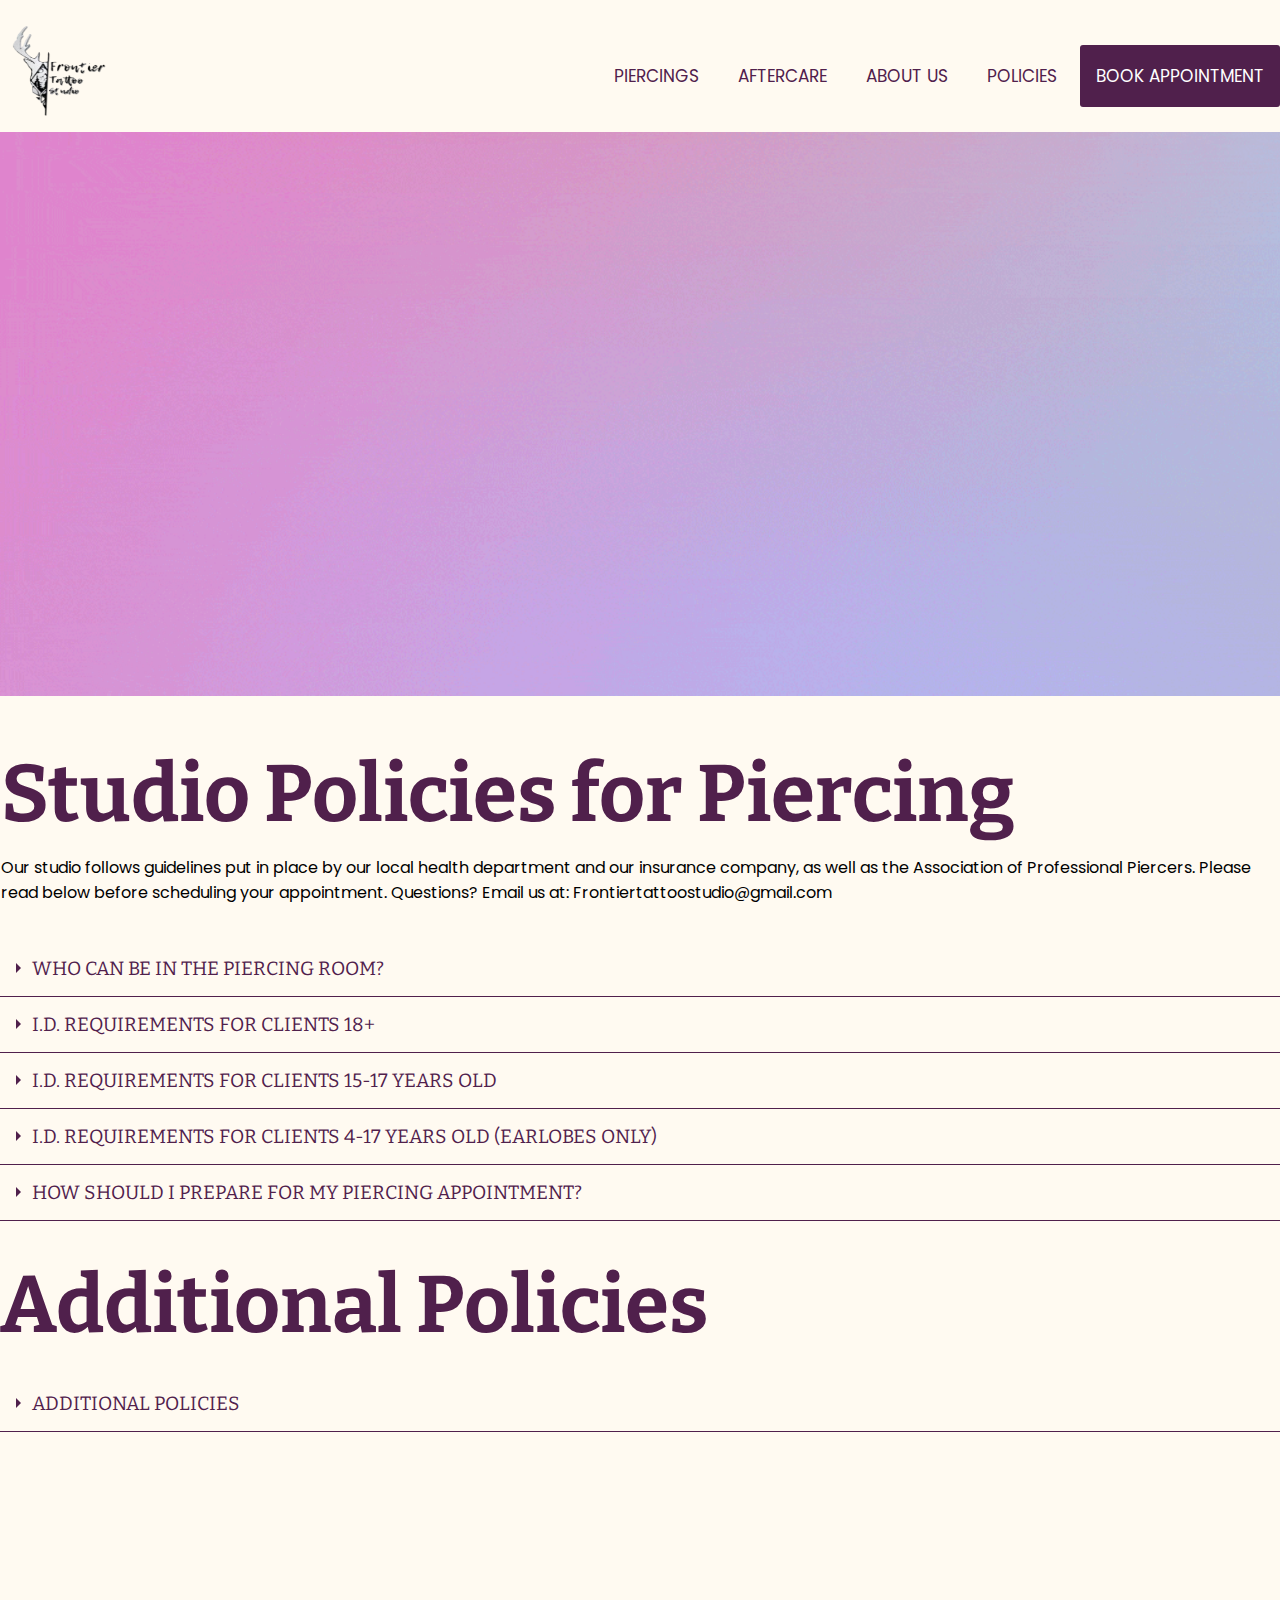
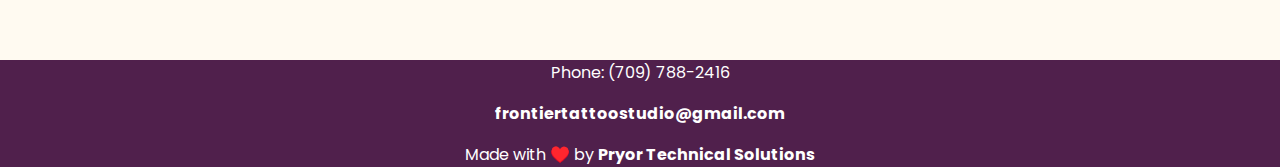
<file: policies.html>
<!DOCTYPE html>
<head>
    <meta name="viewport" content="width=device-width, initial-scale=1.0">
    <meta name="robots" content="index, follow">
    <link href="https://fonts.googleapis.com/css2?family=Poppins:ital,wght@0,100;0,200;0,300;0,400;0,500;0,600;0,700;0,800;0,900;1,100;1,200;1,300;1,400;1,500;1,600;1,700;1,800;1,900&display=swap" rel="stylesheet">
    <link href="https://fonts.googleapis.com/css2?family=Bitter:ital,wght@0,100..900;1,100..900&display=swap" rel="stylesheet">
    <script type="text/javascript" src="curtain-menu.js"></script>
    <script type="text/javascript" src="slideshow.js"></script>
    <link rel="stylesheet" href="styles.css">
    <title>FRONTIER TATTOO STUDIO | HOME</title>
    <link rel="icon" type="image/x-icon" href="favicon.ico">


    <div class="topnav">
        <div class="navbarlogo">
            <div class="navbar-logo-container">
                <a style="all:unset" href="index"><img src="logo.png" width="100px" height="100px"/></a>
            </div>
            <span class="hamburger" onclick="openNav()">&#9776;</span>
        </div>
        <a class="contact-button" href="contact.html">BOOK APPOINTMENT</a>
        <a href="policies.html">POLICIES</a>
        <a href="about.html">ABOUT US</a>
        <a href="aftercare.html">AFTERCARE</a>
        <a href="piercings.html">PIERCINGS</a>
        </div>

        <div id="myNav" class="overlay">
            <a href="javascript:void(0)" class="closebtn" onclick="closeNav()">&times;</a>
            <div class="overlay-content">
                <a href="piercings.html">PIERCINGS</a> 
                <a href="aftercare.html">AFTERCARE</a>
                <a href="about.html">ABOUT US</a>
                <a href="policies.html">POLICIES</a>
                <a class="contact-button" href="contact.html">BOOK APPOINTMENT</a> 
            </div>
        </div>

</head>

<body>

    <div class="banner">
        <img src="gradient_background.gif" height="600px"/>
        <center>
            <div class="container">
                <div class="banner-header">
                    <h1 style="font-size:100px;">Policies</h1>
                </div>
            </div>
        </center>
    </div>

    <h1 style="color:#50204c;position:relative;top:-40px;padding-left:1px;font-size:80px; ">Studio Policies for Piercing</h1>
    <p style="position:relative;top:-80px;padding-left:1px;color:black;">Our studio follows guidelines put in place by our local health department and our insurance company, as well as the 

        Association of Professional Piercers. Please read below before scheduling your appointment.
        
        Questions? Email us at: Frontiertattoostudio@gmail.com </p>

    <div style="position: relative; top: -60px">
        <div class="wrap-collabsible"> 
          <input id="collapsible" class="toggle" type="checkbox"> 
          <label style="color:#50204c;" for="collapsible" class="lbl-toggle">Who Can Be In the Piercing Room?</label>
          <div class="collapsible-content">
            <div class="content-inner">
              <p> For clients ages 3-17, the parent or guardian signing the release form is allowed in the piercing room. All other guests including family, friends, and other children, are not permitted in studio due to lack of space.
  
                  <br><br>For clients 18+, one spectator 18 or older is permitted in the piercing room. 
                  
                  If you come with a child, they cannot be left alone for the duration of your appointment, we will need to cancel and reschedule for another time. Our staff is not responsible for watching over minors.</p>
            </div>
          </div>
        </div>
  
        <div class="wrap-collabsible"> 
          <input id="collapsible2" class="toggle" type="checkbox"> 
          <label  for="collapsible2"class="lbl-toggle">I.D. Requirements for clients 18+</label>
          <div class="collapsible-content">
            <div class="content-inner">
              <p> If your ID does not have your photo or is expired, we cannot accept it for your appointment and you will be charged a cancellation fee. Clients are required to bring a provincial or federally issued photo ID that gets photo copied onto your release form. This must be presented at each visit with our studio. If you forget your ID or it is expired, you will be charged a cancellation fee.
                  <br><br>
                  Acceptable provincial or federally issued ID's include:
                  <br>
                  Age of Majority card
                  <br>
                  Driver's License
                  <br>
                  Driver's Permit
                  <br>
                  Passport
                  <br>
                  Most Tribal IDs
                  <br><br>
                  We cannot accept military IDs since it is illegal to photo copy them, which is a requirement of our release form. School IDs, prison IDs, insurance, and social security cards are not acceptable forms of ID. If your ID does not have your photo or is expired, we cannot accept it for your appointment.</p>
            </div>
          </div>
        </div>
  
        <div class="wrap-collabsible"> 
          <input id="collapsible3" class="toggle" type="checkbox"> 
          <label for="collapsible3" class="lbl-toggle">I.D. Requirements for clients 15-17 years old</label>
          <div class="collapsible-content">
            <div class="content-inner">
              <p> Minors (15-17 years old) are required to bring the following documentation to be pierced or receive a jewelry change:
  
                  Birth Certificate and parents ID.
                  
                  The parent that is signing for you must be listed on your Birth Certificate. If your legal guardian is not on your Birth Certificate, we require the original court paperwork assigning custody.
                  
                  We do not accept Power of Attorney in place of the birth certificate/custody paperwork.</p>
            </div>
          </div>
        </div>
  
        <div class="wrap-collabsible"> 
          <input id="collapsible4" class="toggle" type="checkbox"> 
          <label  for="collapsible4" class="lbl-toggle">I.D. Requirements for clients 4-17 years old (EARLOBES ONLY)</label>
          <div class="collapsible-content">
            <div class="content-inner">
              <p> If a minor is only getting earlobe piercings, or a jewelry change on earlobes, we only require two documents as above, birth certificate and parents ID.</p>
            </div>
          </div>
        </div>
  
        <div class="wrap-collabsible"> 
          <input id="collapsible5" class="toggle" type="checkbox"> 
          <label  for="collapsible5" class="lbl-toggle">How should I prepare for my piercing appointment?</label>
          <div class="collapsible-content">
            <div class="content-inner">
              <p> Ensure you have proper identification with you. If you have questions on acceptable ID's please give us a call or email us prior to booking your appointment. If you come to your appointment without proper documentation, you will be charged a cancellation fee as we will not be able to service you.
                  <br><br>
                  •Eat food within 4 hours before getting a new piercing. If you have not eaten within the 4 hours leading up to your appointment we cannot pierce you.
                  <br>
                  • Limit caffeine intake.
                  <br>
                  • Get good sleep because you are important!</p>
            </div>
          </div>
        </div>
  
        
    
      <br><br><br><br>
  
      <h1 style="color:#50204c;position:relative;top:-90px;font-size:80px;">Additional Policies</h1>
        <div style="position:relative;top:-120px;"class="wrap-collabsible" style="background-color:black;"> 
          <input id="collapsible6" class="toggle" type="checkbox"> 
          <label  for="collapsible6" class="lbl-toggle">Additional Policies</label>
          <div class="collapsible-content">
            <div style="height:fit-content;position:relative;top:-80px;"class="content-inner">
              <h1 style="position:relative;top:60px;">Cancellation Policy</h1>
              <p style="position:relative;top:40px;"> We understand that sometimes unexpected delays can occur, making schedule adjustments. If you need to cancel your appointment, we respectfully request at least a 24 hour notice.</p>
              <h1 style="position:relative;top:60px;">Our Policy</h1>
              <p style="position:relative;top:40px;">Any cancellation made less than 24 hours from the start of your appointment time will result in the cancellation fee agreed to at the time of booking.
                  If you are more than 15 minutes late for your service or do not have proper documentation, we will not be able to accommodate you. This will result in the cancellation fee agreed to at the time of booking.
                  Cancellation fees equates the deposit you paid to book said appointment.</p>
                  <h1 style="position:relative;top:60px;">No Call, No Show Policy</h1>
                  <p style="position:relative;top:40px;">Any cancellation made less than 24 hours from the start of your appointment time will result in the cancellation fee agreed to at the time of booking.
                      When you book your appointment, you are holding a space on our calendar that is no longer available to our other clients. Because our studio is by appointment only at this time it is important to notify us if you will not be able to make it in. Clients that no call, no show to their appointment will be charged their full piercing service fee that was deposited when booking.</p>
                      <h1 style="position:relative;top:60px;">Sales & Service</h1>
                      <p style="position:relative;top:40px;">All sales are final. No returns or exchanges. We reserve the right to refuse service to anyone at anytime.</p>
                      <h1 style="position:relative;top:60px;">Touch Up Policy</h1>
                      <p style="position:relative;top:40px;">Touch-ups are free if booked within the first 3 months, and not from self infliction. Except for feet, hands, and neck. They would be subject to a touch-up fee of 30$ as they naturally wear more, so just the cost of equipment (the 3 months free does not apply). After 3 months, touch-ups are the regular tattooing rate, unless booked in for another tattoo with the same artist, it can be touched up for free during that session in the first year.</p>
            </div>
            </div>
          </div>
        </div>

    </div>
   
    <footer style="position:relative;top:32px">
      <p style="color:white">Phone: (709) 788-2416</p>
      <p><a href="mailto:frontiertattoostudio@gmail.com">frontiertattoostudio@gmail.com</a></p>
      <p style="color:white">Made with ♥️ by <a href="https://pryortechsolutions.com">Pryor Technical Solutions</a> </p>
  </footer>
</body>
</file>
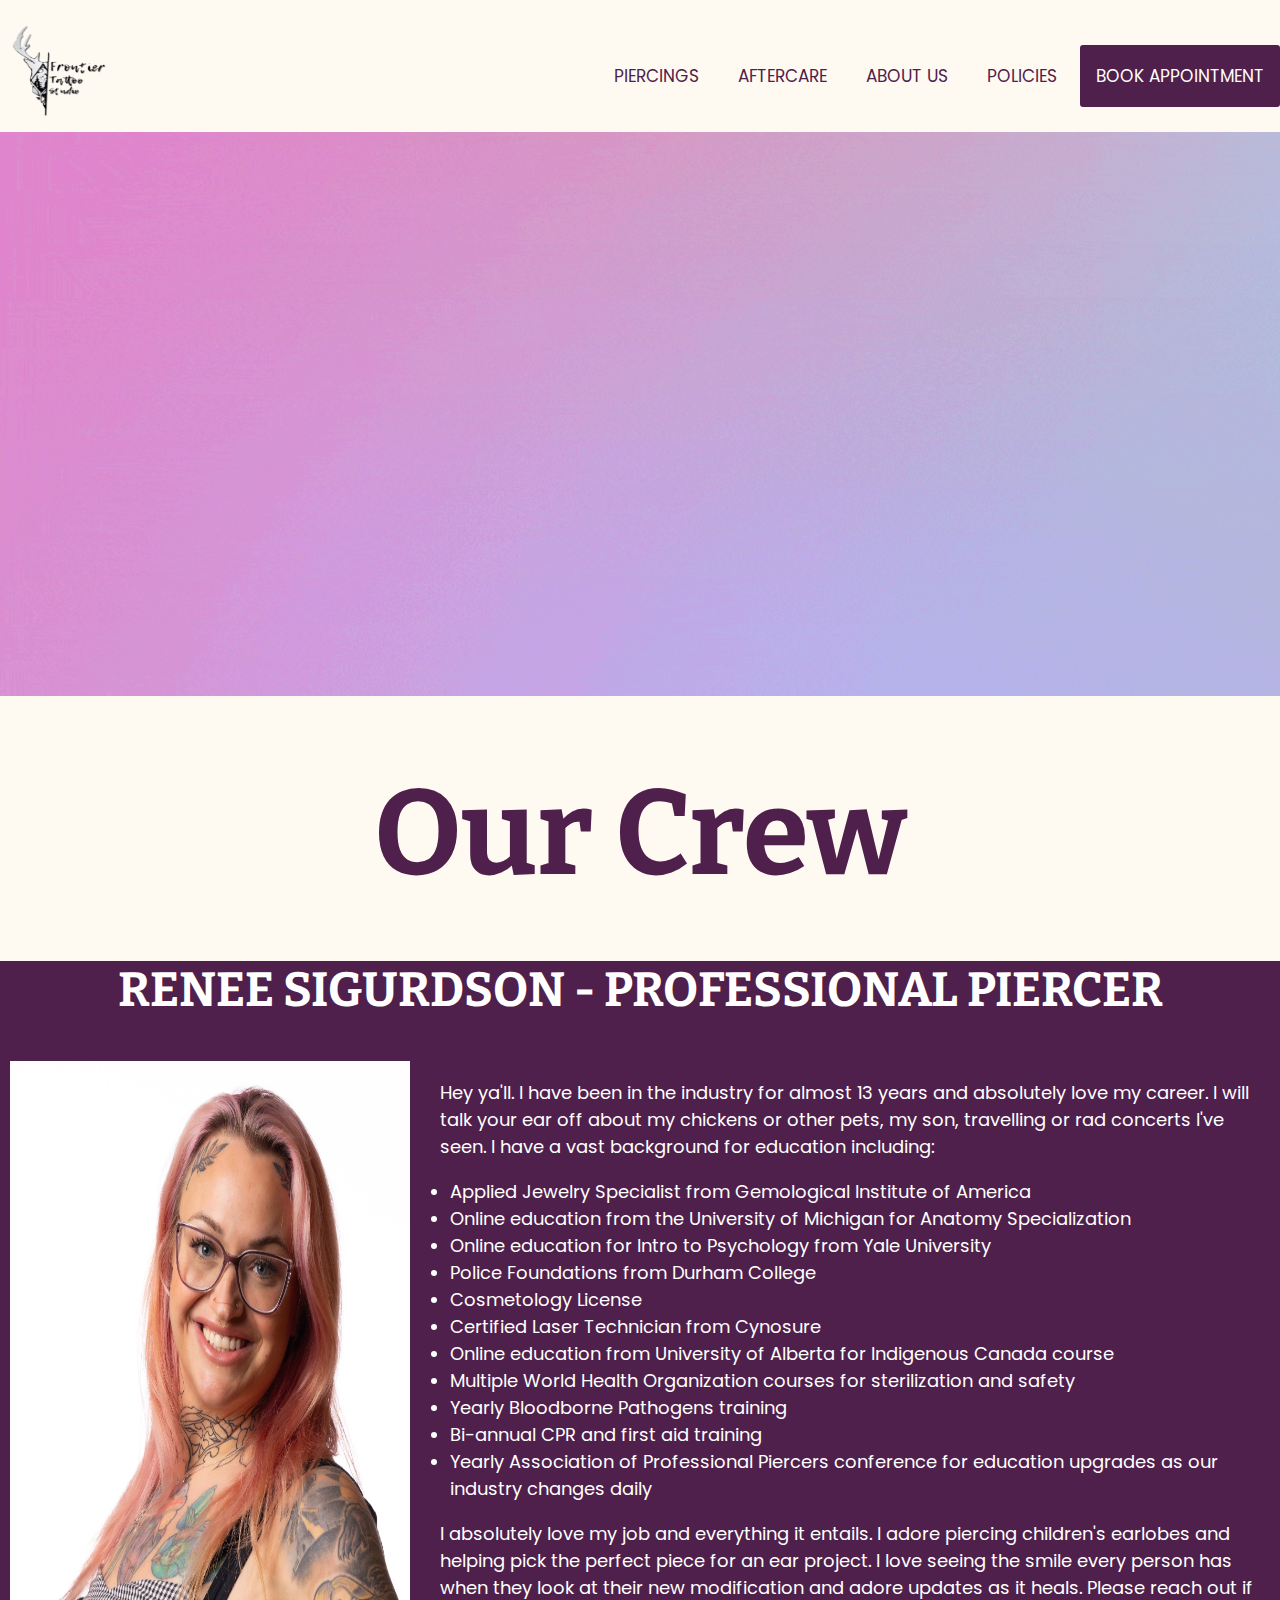
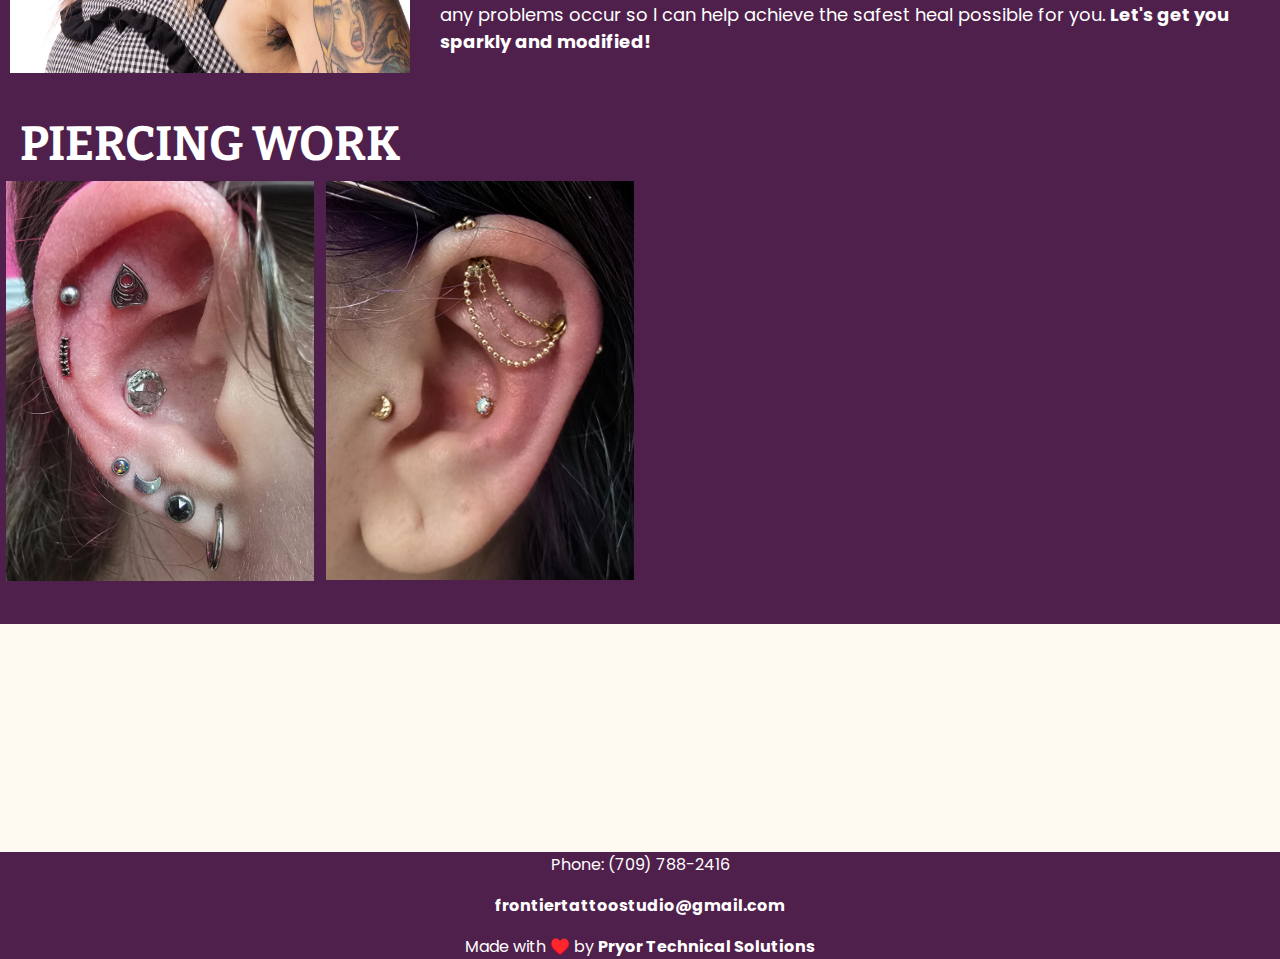
<file: renee.html>
<!DOCTYPE html>
<head>
    <meta name="viewport" content="width=device-width, initial-scale=1.0">
    <meta name="robots" content="index, follow">
    <link href="https://fonts.googleapis.com/css2?family=Poppins:ital,wght@0,100;0,200;0,300;0,400;0,500;0,600;0,700;0,800;0,900;1,100;1,200;1,300;1,400;1,500;1,600;1,700;1,800;1,900&display=swap" rel="stylesheet">
    <link href="https://fonts.googleapis.com/css2?family=Bitter:ital,wght@0,100..900;1,100..900&display=swap" rel="stylesheet">
    <script type="text/javascript" src="curtain-menu.js"></script>
    <script type="text/javascript" src="slideshow.js"></script>
    <link rel="stylesheet" href="styles.css">
    <title>FRONTIER TATTOO STUDIO</title>
    <link rel="icon" type="image/x-icon" href="favicon.ico">


    <div class="topnav">
        <div class="navbarlogo">
            <div class="navbar-logo-container">
                <a style="all:unset" href="index"><img src="logo.png" width="100px" height="100px"/></a>
            </div>
            <span class="hamburger" onclick="openNav()">&#9776;</span>
        </div>
        <a class="contact-button" href="contact.html">BOOK APPOINTMENT</a>
        <a href="policies.html">POLICIES</a>
        <a href="about.html">ABOUT US</a>
        <a href="aftercare.html">AFTERCARE</a>
        <a href="piercings.html">PIERCINGS</a>
        </div>

        <div id="myNav" class="overlay">
            <a href="javascript:void(0)" class="closebtn" onclick="closeNav()">&times;</a>
            <div class="overlay-content">
                <a href="piercings.html">PIERCINGS</a> 
                <a href="aftercare.html">AFTERCARE</a>
                <a href="about.html">ABOUT US</a>
                <a href="policies.html">POLICIES</a>
                <a class="contact-button" href="contact.html">BOOK APPOINTMENT</a> 
            </div>
        </div>

</head>

<body>

    <div class="banner">
        <img src="gradient_background.gif" height="600px"/>
        <center>
            <div class="container">
                <div class="banner-header">
                    <h1 style="font-size:100px;color:white">About Us</h1>
                </div>
            </div>
        </center>
    </div>

    <h1 style="position:relative;top:-50px;font-size:120px;  color:#50204c;"><center>Our Crew</center></h1><br><br><br><br>
    <div style="position:relative;top:-180px;background-color:#50204c">
      <h1 style="font-size: 3em; text-align: center;">RENEE SIGURDSON - PROFESSIONAL PIERCER</h1>
      <div class="content-wrapper">
          <img src="renee.png" alt="Renee Sigurdson" width="400px" height="400px">
          <div style="color:white; font-size:large;">
              <p>Hey ya'll. I have been in the industry for almost 13 years and absolutely love my career. I will talk your ear off about my chickens or other pets, my son, travelling or rad concerts I've seen. I have a vast background for education including:</p>
              <ul style="padding-left: 10px;">
                  <li>Applied Jewelry Specialist from Gemological Institute of America</li>
                  <li>Online education from the University of Michigan for Anatomy Specialization</li>
                  <li>Online education for Intro to Psychology from Yale University</li>
                  <li>Police Foundations from Durham College</li>
                  <li>Cosmetology License</li>
                  <li>Certified Laser Technician from Cynosure</li>
                  <li>Online education from University of Alberta for Indigenous Canada course</li>
                  <li>Multiple World Health Organization courses for sterilization and safety</li>
                  <li>Yearly Bloodborne Pathogens training</li>
                  <li>Bi-annual CPR and first aid training</li>
                  <li>Yearly Association of Professional Piercers conference for education upgrades as our industry changes daily</li>
              </ul>
              <p style="margin-left: 10px;">I absolutely love my job and everything it entails. I adore piercing children's earlobes and helping pick the perfect piece for an ear project. I love seeing the smile every person has when they look at their new modification and adore updates as it heals. Please reach out if any problems occur so I can help achieve the safest heal possible for you. <b>Let's get you sparkly and modified!</b></p>
          </div>
      </div>
      <h1 style="font-size: 3em; text-align: left; padding-left: 20px;">PIERCING WORK</h1>

                  <div class="responsive">
                    <div class="gallery">
                      <a target="_blank" href="piercing2.png">
                        <img src="piercing2.png"  width="600" height="400">
                      </a>
                    </div>
                  </div>
                  
                  <div class="responsive">
                    <div class="gallery">
                      <a target="_blank" href="piercing3.png">
                        <img  src="piercing3.png"  width="600" height="400">
                      </a>
                    </div>
                  </div>
                  
                  
                  <div class="clearfix"></div>
            </div>
      </div>

   
         
        <footer style=" position:relative;top:32px">
            <p style="color:white">Phone: (709) 788-2416</p>
            <p><a href="mailto:frontiertattoostudio@gmail.com">frontiertattoostudio@gmail.com</a></p>
            <p style="color:white">Made with ♥️ by <a href="https://pryortechsolutions.com">Pryor Technical Solutions</a> </p>
        </footer>
        </body>
</file>
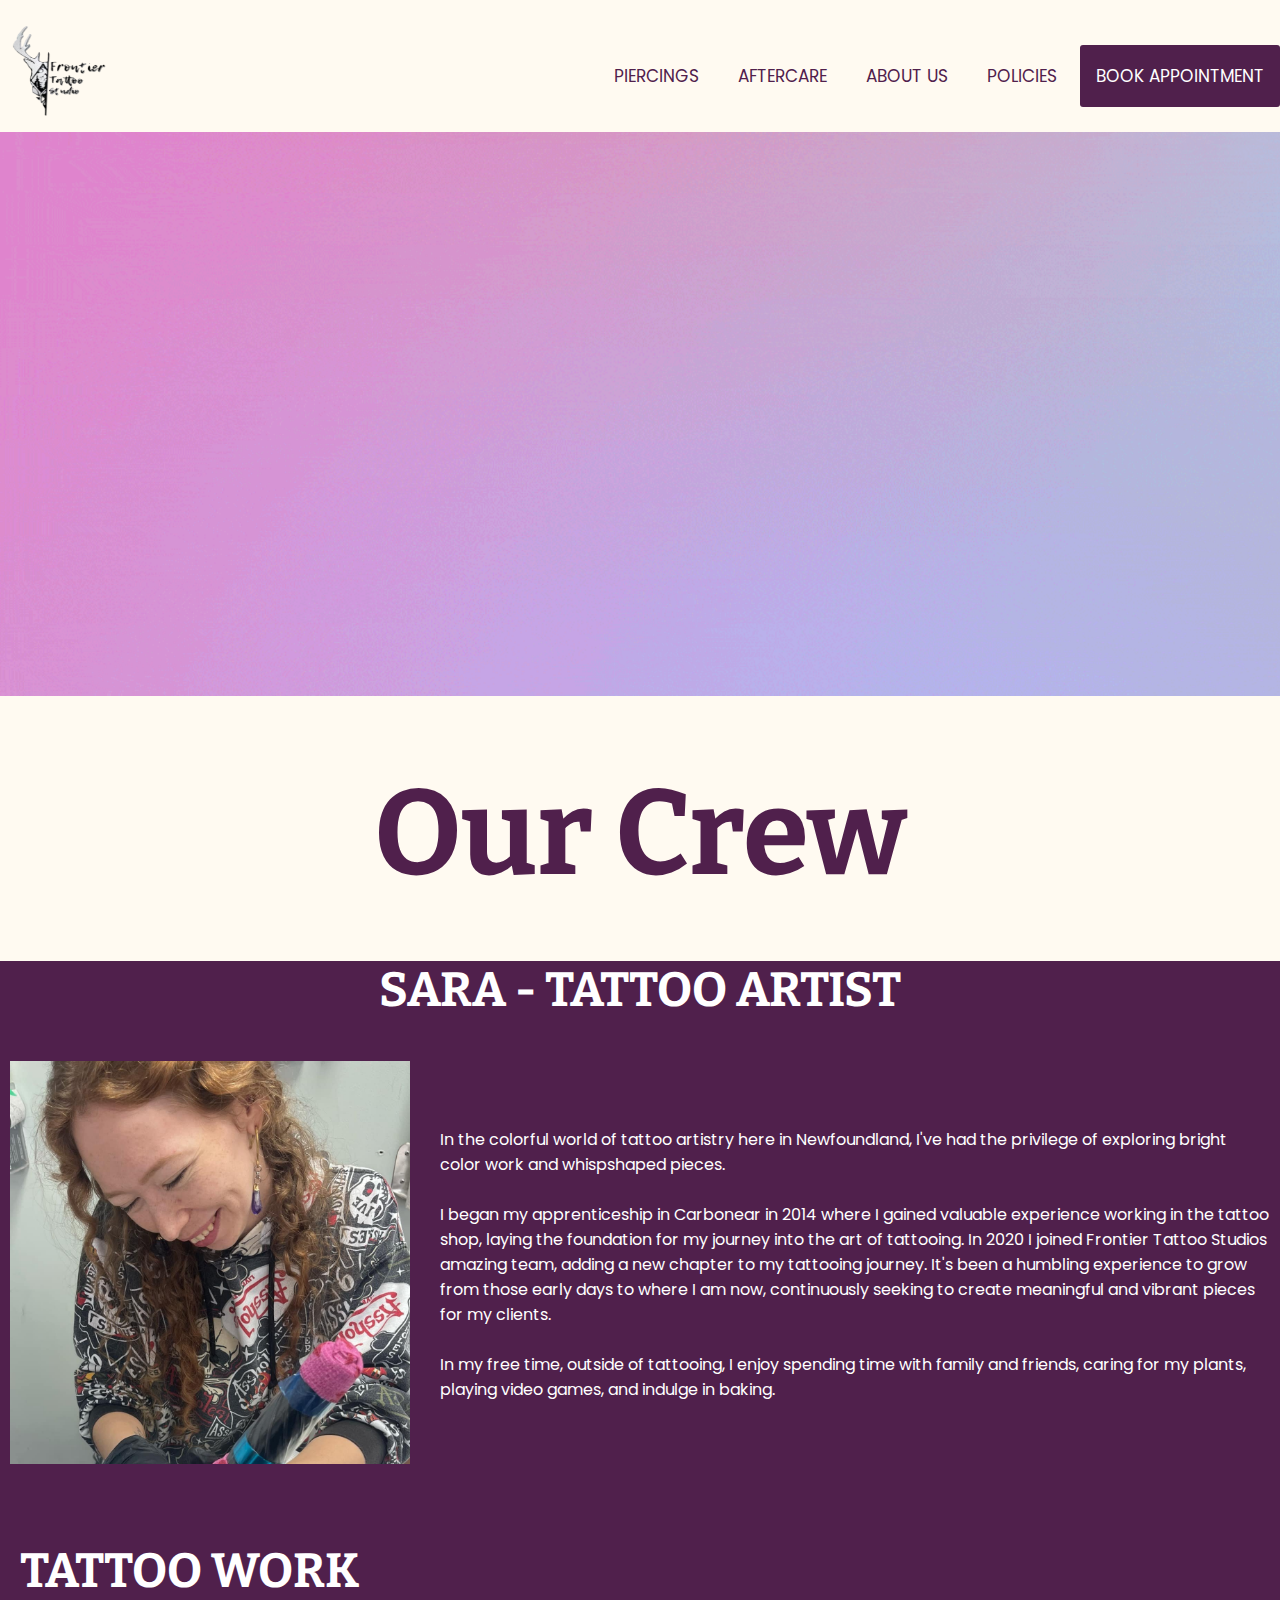
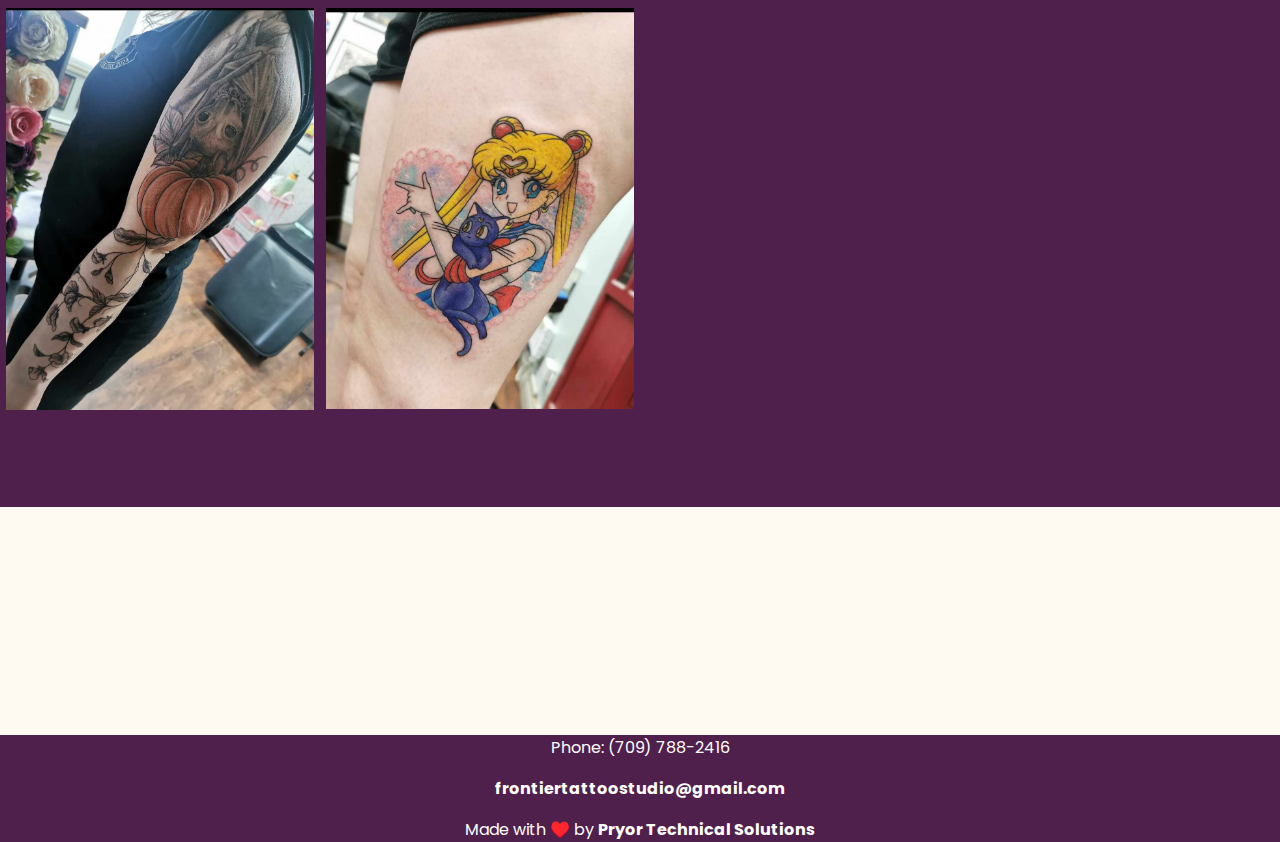
<file: sara.html>
<!DOCTYPE html>
<head>
    <meta name="viewport" content="width=device-width, initial-scale=1.0">
    <meta name="robots" content="index, follow">
    <link href="https://fonts.googleapis.com/css2?family=Poppins:ital,wght@0,100;0,200;0,300;0,400;0,500;0,600;0,700;0,800;0,900;1,100;1,200;1,300;1,400;1,500;1,600;1,700;1,800;1,900&display=swap" rel="stylesheet">
    <link href="https://fonts.googleapis.com/css2?family=Bitter:ital,wght@0,100..900;1,100..900&display=swap" rel="stylesheet">
    <script type="text/javascript" src="curtain-menu.js"></script>
    <script type="text/javascript" src="slideshow.js"></script>
    <link rel="stylesheet" href="styles.css">
    <title>FRONTIER TATTOO STUDIO</title>
    <link rel="icon" type="image/x-icon" href="favicon.ico">


    <div class="topnav">
        <div class="navbarlogo">
            <div class="navbar-logo-container">
                <a style="all:unset" href="index"><img src="logo.png" width="100px" height="100px"/></a>
            </div>
            <span class="hamburger" onclick="openNav()">&#9776;</span>
        </div>
        <a class="contact-button" href="contact.html">BOOK APPOINTMENT</a>
        <a href="policies.html">POLICIES</a>
        <a href="about.html">ABOUT US</a>
        <a href="aftercare.html">AFTERCARE</a>
        <a href="piercings.html">PIERCINGS</a>
        </div>

        <div id="myNav" class="overlay">
            <a href="javascript:void(0)" class="closebtn" onclick="closeNav()">&times;</a>
            <div class="overlay-content">
                <a href="piercings.html">PIERCINGS</a> 
                <a href="aftercare.html">AFTERCARE</a>
                <a href="about.html">ABOUT US</a>
                <a href="policies.html">POLICIES</a>
                <a class="contact-button" href="contact.html">BOOK APPOINTMENT</a> 
            </div>
        </div>

</head>

<body>

    <div class="banner">
        <img src="gradient_background.gif" height="600px"/>
        <center>
            <div class="container">
                <div class="banner-header">
                    <h1 style="font-size:100px;color:white">About Us</h1>
                </div>
            </div>
        </center>
    </div>

    <h1 style="position:relative;top:-50px;font-size:120px;  color:#50204c;"><center>Our Crew</center></h1><br><br><br><br>
    <div style="position:relative;top:-180px;background-color:#50204c">
      <h1 style="font-size: 3em; text-align: center;">SARA - TATTOO ARTIST</h1>
      <div class="content-wrapper">
          <img src="sara.png"  width="400px" height="200px">
          <div style="color:white;">
              <p style="position:relative;top:50px;">In the colorful world of tattoo artistry here in Newfoundland, I've had the privilege of exploring bright color work and whispshaped pieces.<br><br>

                  I began my apprenticeship in Carbonear in 2014 where I gained valuable experience working in the tattoo shop, laying the foundation for my journey into the art of tattooing. In 2020 I joined Frontier Tattoo Studios amazing team, adding a new chapter to my tattooing journey. It's been a humbling experience to grow from those early days to where I am now, continuously seeking to create meaningful and vibrant pieces for my clients.
                 
                  <br><br>In my free time, outside of tattooing, I enjoy spending time with family and friends, caring for my plants, playing video games, and indulge in baking. </p>
          </div>
      </div>
      <br><br>
      <h1 style="font-size: 3em; text-align: left; padding-left: 20px;">TATTOO WORK</h1>

        
        
        <div class="responsive">
          <div class="gallery">
            <a target="_blank" href="sara_tattoo2.png">
              <img  src="sara_tattoo2.png"  width="600" height="400">
            </a>
          </div>
        </div>
        
        <div class="responsive">
          <div class="gallery">
            <a target="_blank" href="sara_tattoo3.png">
              <img  src="sara_tattoo3.png"  width="600" height="400">
            </a>
          </div>
        </div>
        
        
        <div class="clearfix"></div>
        <br><br><br>
  </div>

   
         
        <footer style=" position:relative;top:32px">
            <p style="color:white">Phone: (709) 788-2416</p>
            <p><a href="mailto:frontiertattoostudio@gmail.com">frontiertattoostudio@gmail.com</a></p>
            <p style="color:white">Made with ♥️ by <a href="https://pryortechsolutions.com">Pryor Technical Solutions</a> </p>
        </footer>
        </body>
</file>
<file: styles.css>
body, html{
    margin: 0;
    background-color: #fffaf1;


}

a{
  font-family: "Poppins", serif;
  font-weight: 700;
  font-style: normal;
  text-decoration: none;
  color: white;
}

@keyframes fadein {
    from {
        opacity:0;
    }
    to {
        opacity:1;
    }
}
@-moz-keyframes fadein { 
    from {
        opacity:0;
    }
    to {
        opacity:1;
    }
}
@-webkit-keyframes fadein { 
    from {
        opacity:0;
    }
    to {
        opacity:1;
    }
}
@-o-keyframes fadein {
    from {
        opacity:0;
    }
    to {
        opacity: 1;
    }
}
.topnav {
    background-color: #fffaf1;
    width: 100%;
    position: sticky;
    top: -20px;
    left: -60px;
    overflow: hidden;
    z-index:10;

  }
  

  .topnav a {
    float: right;
    color:#50204c;
    text-align: center;
    padding: 18px 16px;
    margin-left: 7px;
    position: relative;
    top: -25px;
    text-decoration: none;
    font-size: 17px;
    font-family: "Poppins", serif;
    font-weight: 400;
    font-style: normal;
  }

  .navbar-logo-container{
    width: 250px;
    height: 70px;
  }
  .navbarlogo{
    width: 100%;
    height: auto;
    position: relative;
    top: 20px;
    left: 10px;
  }


  .banner{
    width: 100%;
    height: 600px;
    overflow: hidden;
    position: relative;
    top: -36px;
    
  }

  .container {
    display: flex;
    justify-content: center;
    align-items: center;
    height: 100%;
}
  
  .banner-header{
    position: absolute;
    top: 160px;
    margin: auto;
    font-family: "Bitter", serif;
    font-weight: 400;
    font-style: normal;
    background-color: #000000;
    color: white;
    font-size: 300px;
    padding: 2px 60px;
    z-index: 3;
    animation: fadein 2s;
    -moz-animation: fadein 2s; /* Firefox */
    -webkit-animation: fadein 2s; /* Safari and Chrome */
    -o-animation: fadein 2s; /* Opera */
}
  .topnav a:hover {
    border-radius: 3px;
    color: rgb(109, 141, 182);
    transition: all .2s;
  }
  

  .topnav a.active {
    background-color: #c75bdc;
    border-radius: 3px;
    color: white;
  }

  .offerings{
    font-family: "Arvo", serif;
    font-weight: 700;
    font-style: normal;
    font-size: large;
    color: white;
    -moz-animation: fadein 2s; /* Firefox */
    -webkit-animation: fadein 2s; /* Safari and Chrome */
    -o-animation: fadein 2s; /* Opera */
  }



  p{
    font-family: "Poppins", serif;
    font-weight: 400;
    font-style: normal;
  }

  h1{
    font-family: "Bitter", serif;
    font-weight: 700;
    font-style: normal;
    color: white;
  }

  h2{
    font-family: "Bebas Neue", serif;
    font-weight: 700;
    font-style: normal;
    color: white;
  }

  

  .footer{
    font-family: "Arimo", sans-serif;
    position: relative;
    padding: 16px 30px;
    top: 160px;
    background-color:#313031;
    color: white;
  }

  .contact-button{
    background-color:#50204c;
    color: white;
    border-radius: 3px;
  }

  .menu-button{
    background-color:#ffffff;
    color: rgb(0, 0, 0);
    border-radius: 3px;
    width: 200px;
    height: 500px;
    display: contents;
  }

  a.contact-button{
    color: white;
    border-radius: 3px;
  }

  .contact-button:hover {
    background-color: #50204c;
    border-radius: 3px;
    color: white;
    transition: all .2s;
  }


.details-button{
  background-color: rgb(255, 255, 255);
  color: rgb(0, 0, 0);
  border: solid white 1px;
  border-radius: 3px;
  font-family: "Poppins", serif;
  font-weight: 700;
  font-style: normal; 
  font-size: x-large;
  padding: 16px 16px;
  margin-top: 15px;
  margin-bottom: 15px;
  width: 100%;

}

.details-button:hover{
    background-color: rgb(0, 0, 0);
    color: rgb(255, 255, 255);
    border: solid white 1px;
    border-radius: 3px;
    font-family: "Poppins", serif;
    font-weight: 700;
    font-style: normal; 
    font-size: x-large;
    padding: 16px 16px;
    margin-top: 15px;
    margin-bottom: 15px;
    width: 100%;
}

label{
  font-family: "Exo 2", sans-serif; 
  display: inline-block; 
  width: 210px; 
}


.registration{
  background-color: white; 
  position: relative; 
  top: -60px;
}




.overlay {
  height: 100%;
  width: 0;
  position: fixed;
  z-index: 10;
  top: 0;
  left: 0;
  background-color: #fffaf1;
  overflow-x: hidden;
  transition: 0.5s;
}

.overlay-content {
  position: relative;
  top: 25%;
  width: 100%;
  text-align: center;
  margin-top: 30px;
}

.overlay a {
  padding: 8px;
  text-decoration: none;
  font-family: "Bitter", serif;
  font-weight: 700;
  font-style: normal; ; 
  font-size: 36px;
  color: #50204c;
  display: block;
  transition: 0.3s;
}

.overlay a:hover, .overlay a:focus {
  color: #f1f1f1;
}

.overlay .closebtn {
  position: absolute;
  top: 20px;
  right: 45px;
  font-size: 60px;
}

@media screen and (max-height: 450px) {
  .overlay a {font-size: 20px}
  .overlay .closebtn {
  font-size: 40px;
  top: 15px;
  right: 35px;
  }

}

.hamburger{
  display:none;
}

@media (max-width: 960px) {
  .topnav a{
    display: none;
  }
  .hamburger{
    display:block;
    color: #50204c;
    font-size:60px;
    cursor:pointer; 
    position: relative; 
    top: -35px;
    right: 30px;
    float: right;
    border-radius: 10px;
  }

  .navbar-logo-container{
    position: relative;
    top: 25px;
  }

  .banner-header{
    font-size: x-large;
  }




}


li{
    font-family:'Poppins',sans-serif;
}

.renee{
  background-image: url("renee_background.gif");
  background-repeat: no-repeat;
  background-size: cover;
  color: white;
  position: relative;
  top:  140px;
  width: 100%;
  border-bottom: solid rgb(36, 36, 36) 20px;
}

.erik{
  background-image: url("erik.gif");
  background-repeat: no-repeat;
  background-size: cover;
  color: white;
  position: relative;
  top: 100px;
  width: 100%;
  border-bottom: solid rgb(36, 36, 36) 20px;
}


.sara{
    background-image: url("sarah_background.gif");
    background-repeat: no-repeat,repeat;
    background-size: cover;
    color: white;
    position: relative;
    top: 60px;
    width: 100%;
    border-bottom: solid rgb(36, 36, 36) 20px;
}

.ri{
    background-image: url("ri_background.gif");
    background-repeat: no-repeat,repeat;
    background-size: cover;
    color: white;
    position: relative;
    top: 5px;
    width: 100%;
    border-top: solid rgb(36, 36, 36) 20px;
}

.text-square {
  max-width: 100%;
  max-height: 100%;
  top: 10px;
  background-color: black;
  color:#fff6e9;
  align-items: center;
  justify-content: center;
  position: relative;
  
  margin-right: 30px;
  padding-left: 5%;
  padding-right: 5%;
}


.slideshow-container {
  position: relative;
  background: #2f2527;
}

.prev, .next {
  cursor: pointer;
  position: absolute;
  top: 50%;
  width: auto;
  margin-top: -30px;
  padding: 16px;
  color: #ffffff;
  font-weight: bold;
  font-size: 20px;
  border-radius: 0 3px 3px 0;
  user-select: none;
}


.next {
  position: relative;
  top: 10px;
  right: 0;
  border-radius: 3px 0 0 3px;
  background-color: rgba(0,0,0,0.8);
}

.prev {
  position: relative;
  top: 10px;
  right: 0;
  border-radius: 3px 0 0 3px;
  background-color: rgba(0,0,0,0.8);
}


.prev:hover, .next:hover {
  background-color: rgba(0,0,0,0.8);
  color: white;
}


.dot-container {
    text-align: center;
    padding: 20px;
    background: #ddd;
}


.dot {
  cursor: pointer;
  height: 15px;
  width: 15px;
  margin: 0 2px;
  background-color: #bbb;
  border-radius: 50%;
  display: inline-block;
  transition: background-color 0.6s ease;
}


.active, .dot:hover {
  background-color: #717171;
}


q {
  font-family: "Arvo", serif;
  font-weight: 700;
  font-style: italic; 
  font-size:auto;
  position: relative;
}


.author {color: #fff6e9;}

  
  div.gallery img {
    width: 100%;
    height: auto;
    position: relative;
    top: -30px;
  }
  
  
  * {
    box-sizing: border-box;
  }
  
  .responsive {
    padding:  6px;
    float: left;
    width: 24.99999%;


  }
  
  @media only screen and (max-width: 700px) {
    .responsive {
      width: 49.99999%;
      margin: 6px 0;
    }
  }
  
  @media only screen and (max-width: 500px) {
    .responsive {
      width: 100%;
    }
  }
  


  .clearfix:after {
    content: "";
    display:table;
    clear: both;
  }

  input[type='checkbox'] {
    display: none;
  }

  .lbl-toggle {
    display: block;
    font-family: "Bitter",serif;
    font-size: 1.2rem;
    text-transform: uppercase;
    text-align: center;
    padding: 1rem;
    color:#50204c;
    background: #fffaf1;
    cursor: pointer;
    transition: all 0.25s ease-out;
    border-bottom: solid black 1px;
    width: 100%;
    text-align: left;
    border-bottom: solid #50204c 1px;


  }
  
  .lbl-toggle:hover {
    color: #b80f9b;
  } 

  .lbl-toggle::before {
    content: ' ';
    display: inline-block;
  
    border-top: 5px solid transparent;
    border-bottom: 5px solid transparent;
    border-left: 5px solid currentColor;
  
    vertical-align: middle;
    margin-right: .7rem;
    transform: translateY(-2px);
  
    transition: transform .2s ease-out;
  }

  .collapsible-content .content-inner {
    background-color:#50204c;
    color:white;
    border-bottom: 1px solid rgba(250, 224, 66, .45);
    padding: .5rem 1rem;
    height: auto;
  }

  .collapsible-content {
    max-height: 0px;
    overflow-x: hidden;
  
    transition: max-height .25s ease-in-out;
  }

  .toggle:checked + .lbl-toggle + .collapsible-content {
    max-height: 200vh;
  }

  .toggle:checked + .lbl-toggle::before {
    transform: rotate(90deg) translateX(-3px);
  }
  
  .toggle:checked + .lbl-toggle {
    border-bottom-right-radius: 0;
    border-bottom-left-radius: 0;
  }

  .content-wrapper {
    display: flex;
    flex-wrap: wrap;
    justify-content: center;
}
.content-wrapper img {
    max-width: 100%;
    height: auto;
    margin: 10px;

}
.content-wrapper div {
    flex: 1;
    min-width: 300px;
    margin: 10px;
}
.content-wrapper p, .content-wrapper ul {
    margin-left: 10px;
}

main#carousel {
    grid-row: 1 / 2;
    grid-column: 1 / 8;
    width: 100vw;
    height: 500px;
    display: flex;
    align-items: center;
    justify-content: center;
    overflow: hidden;
    transform-style: preserve-3d;
    perspective: 600px;
    --items: 4;
    --middle: 2;
    --position: 1;
  }
  
  div.item {
    position: absolute;
    width: 300px;
    height: 400px;

    --r: calc(var(--position) - var(--offset));
    --abs: max(calc(var(--r) * -1), var(--r));
    transition: all 0.25s linear;
    transform: rotateY(calc(-10deg * var(--r)))
      translateX(calc(-300px * var(--r)));
    z-index: calc((var(--position) - var(--abs)));
  }
  
  div.item:nth-of-type(1) {
    --offset: 1;
    background-color: #50204c;
  }
  div.item:nth-of-type(2) {
    --offset: 2;
    background-color: #5c455a;
  }
  div.item:nth-of-type(3) {
    --offset: 3;
    background-color: #763672;
  }
  div.item:nth-of-type(4) {
    --offset: 4;
    background-color: #271a26;
  }
  div.item:nth-of-type(5) {
    --offset: 5;
    background-image: url("erik.gif");
  }
  
  input:nth-of-type(1) {
    grid-column: 2 / 3;
    grid-row: 2 / 3;
  }
  input:nth-of-type(1):checked ~ main#carousel {
    --position: 1;
  }
  
  input:nth-of-type(2) {
    grid-column: 3 / 4;
    grid-row: 2 / 3;
  }
  input:nth-of-type(2):checked ~ main#carousel {
    --position: 2;
  }
  
  input:nth-of-type(3) {
    grid-column: 4 /5;
    grid-row: 2 / 3;
  }
  input:nth-of-type(3):checked ~ main#carousel {
    --position: 3;
  }
  
  input:nth-of-type(4) {
    grid-column: 5 / 6;
    grid-row: 2 / 3;
  }
  input:nth-of-type(4):checked ~ main#carousel {
    --position: 4;
  }
  
  input:nth-of-type(5) {
    grid-column: 6 / 7;
    grid-row: 2 / 3;
  }
  input:nth-of-type(5):checked ~ main#carousel {
    --position: 5;
  }

.blockquote{
    font-family: "Merriweather", serif;
    font-weight: 400;
    font-style: italic;
    border-bottom: solid grey 1px;
    width: 80%;
    color:black;
}

.scrolling-text-container {
    background-color: #000000;
    border-radius: 4px;
    overflow: hidden;
    color:white;
    font-size: 300px;
    font-family: 'Bebas Neue', sans-serif;
    position: relative;
    top: -50px;
    height: 150px;

}

/* Inner container styles */
.scrolling-text-inner {
    display: flex;
    white-space: nowrap;
    font-size: 50px;
    font-weight: 600;
    padding: 8px 0;
    position: relative;
    top: 60px;
}


.scrolling-text {
    display: flex;
}

.scrolling-text-item {
    padding: 0 30px;
}


.scrolling-text-inner>div {
    animation: var(--direction) var(--marquee-speed) linear infinite;
}


.scrolling-text-container:hover .scrolling-text-inner>div {
    animation-play-state: paused;
}


@keyframes scroll-left {
    0% {
        transform: translateX(0%);
    }

    100% {
        transform: translateX(-100%);
    }
}

@keyframes scroll-right {
    0% {
        transform: translateX(-100%);
    }

    100% {
        transform: translateX(0%);
    }
}

footer{
    text-align: center;
    background-color:#50204c;
    color:white;
}

.column {
  float: left;
  width: 25%;
  padding: 10px;
}

/* Style the images inside the grid */
.column img {
  opacity: 0.8; 
  cursor: pointer; 
}

.column img:hover {
  opacity: 1;
}

/* Clear floats after the columns */
.row:after {
  content: "";
  display: table;
  clear: both;
}

/* The expanding image container */
.container {
  position: relative;
  display: none;
}

/* Expanding image text */
#imgtext {
  position: absolute;
  bottom: 15px;
  left: 15px;
  color: white;
  font-size: 20px;
}

/* Closable button inside the expanded image */
.closebtn {
  position: absolute;
  top: 10px;
  right: 15px;
  color: white;
  font-size: 35px;
  cursor: pointer;
}
</file>
